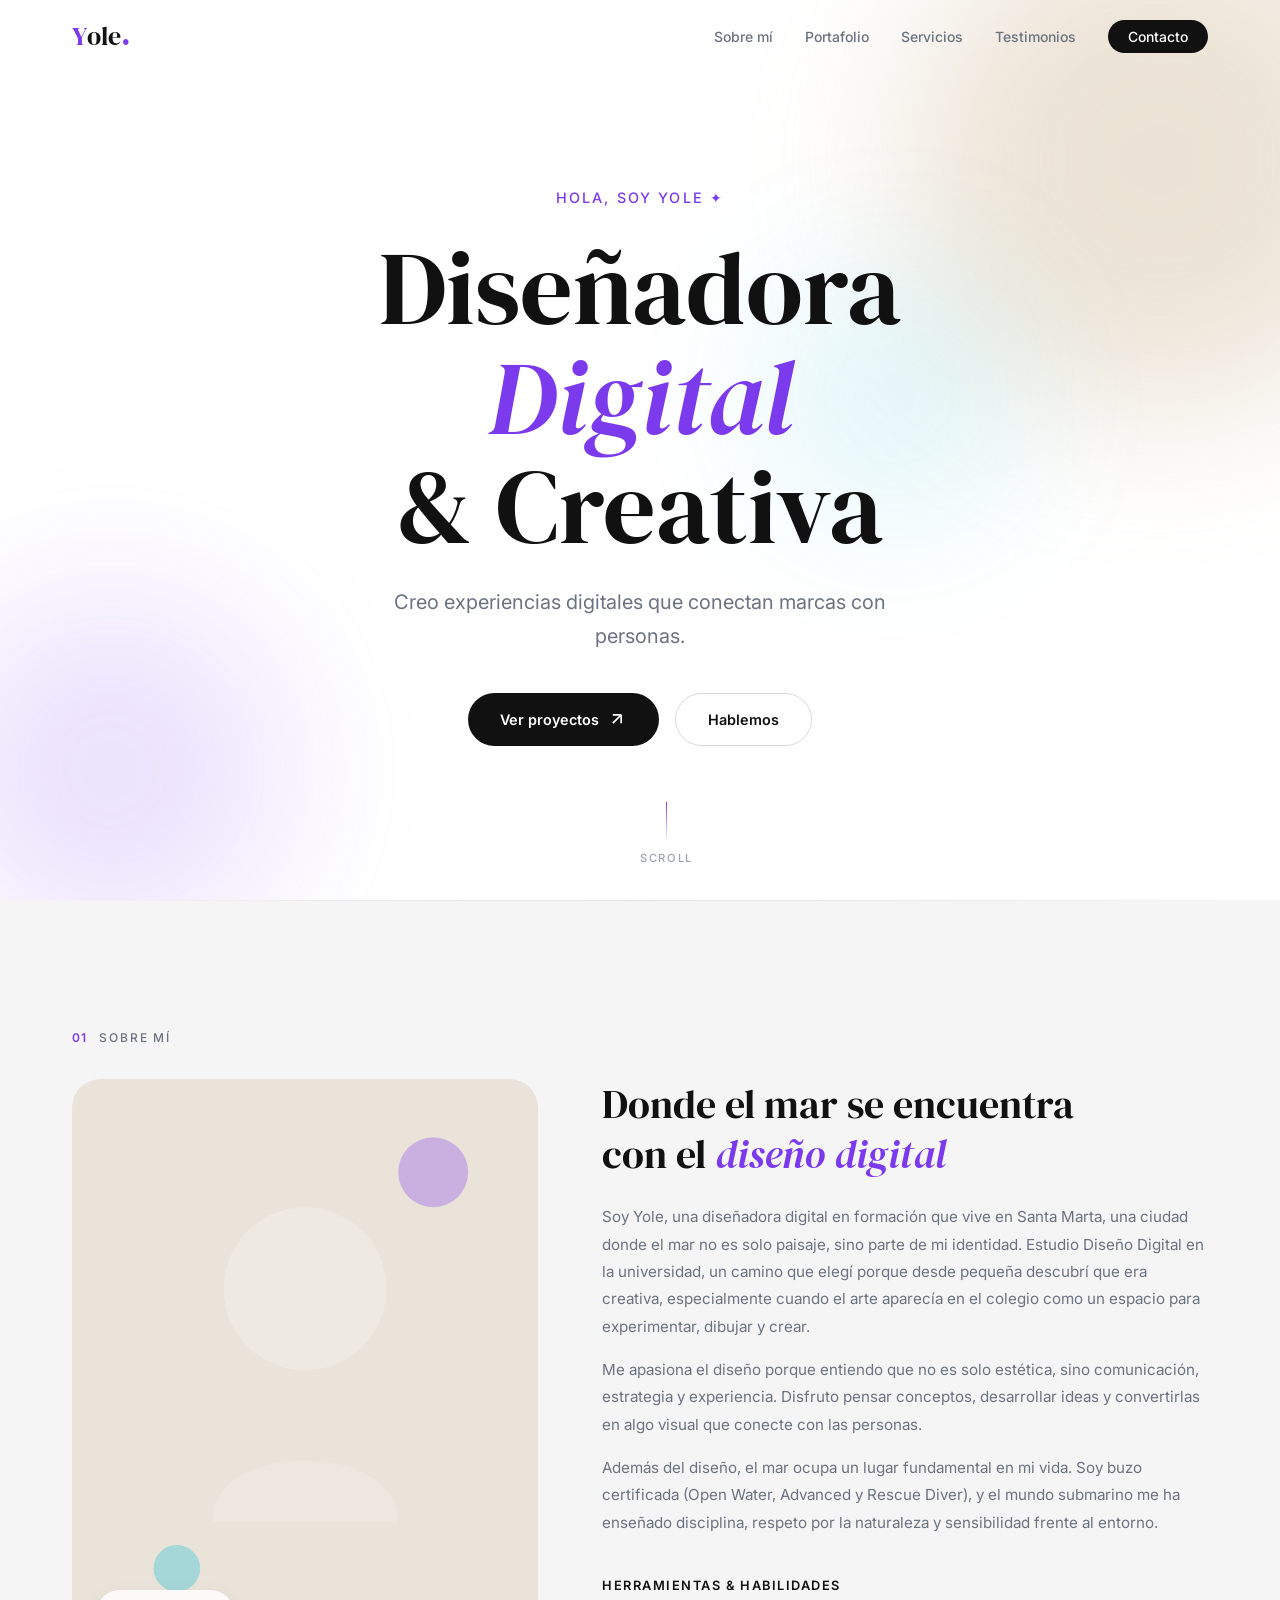
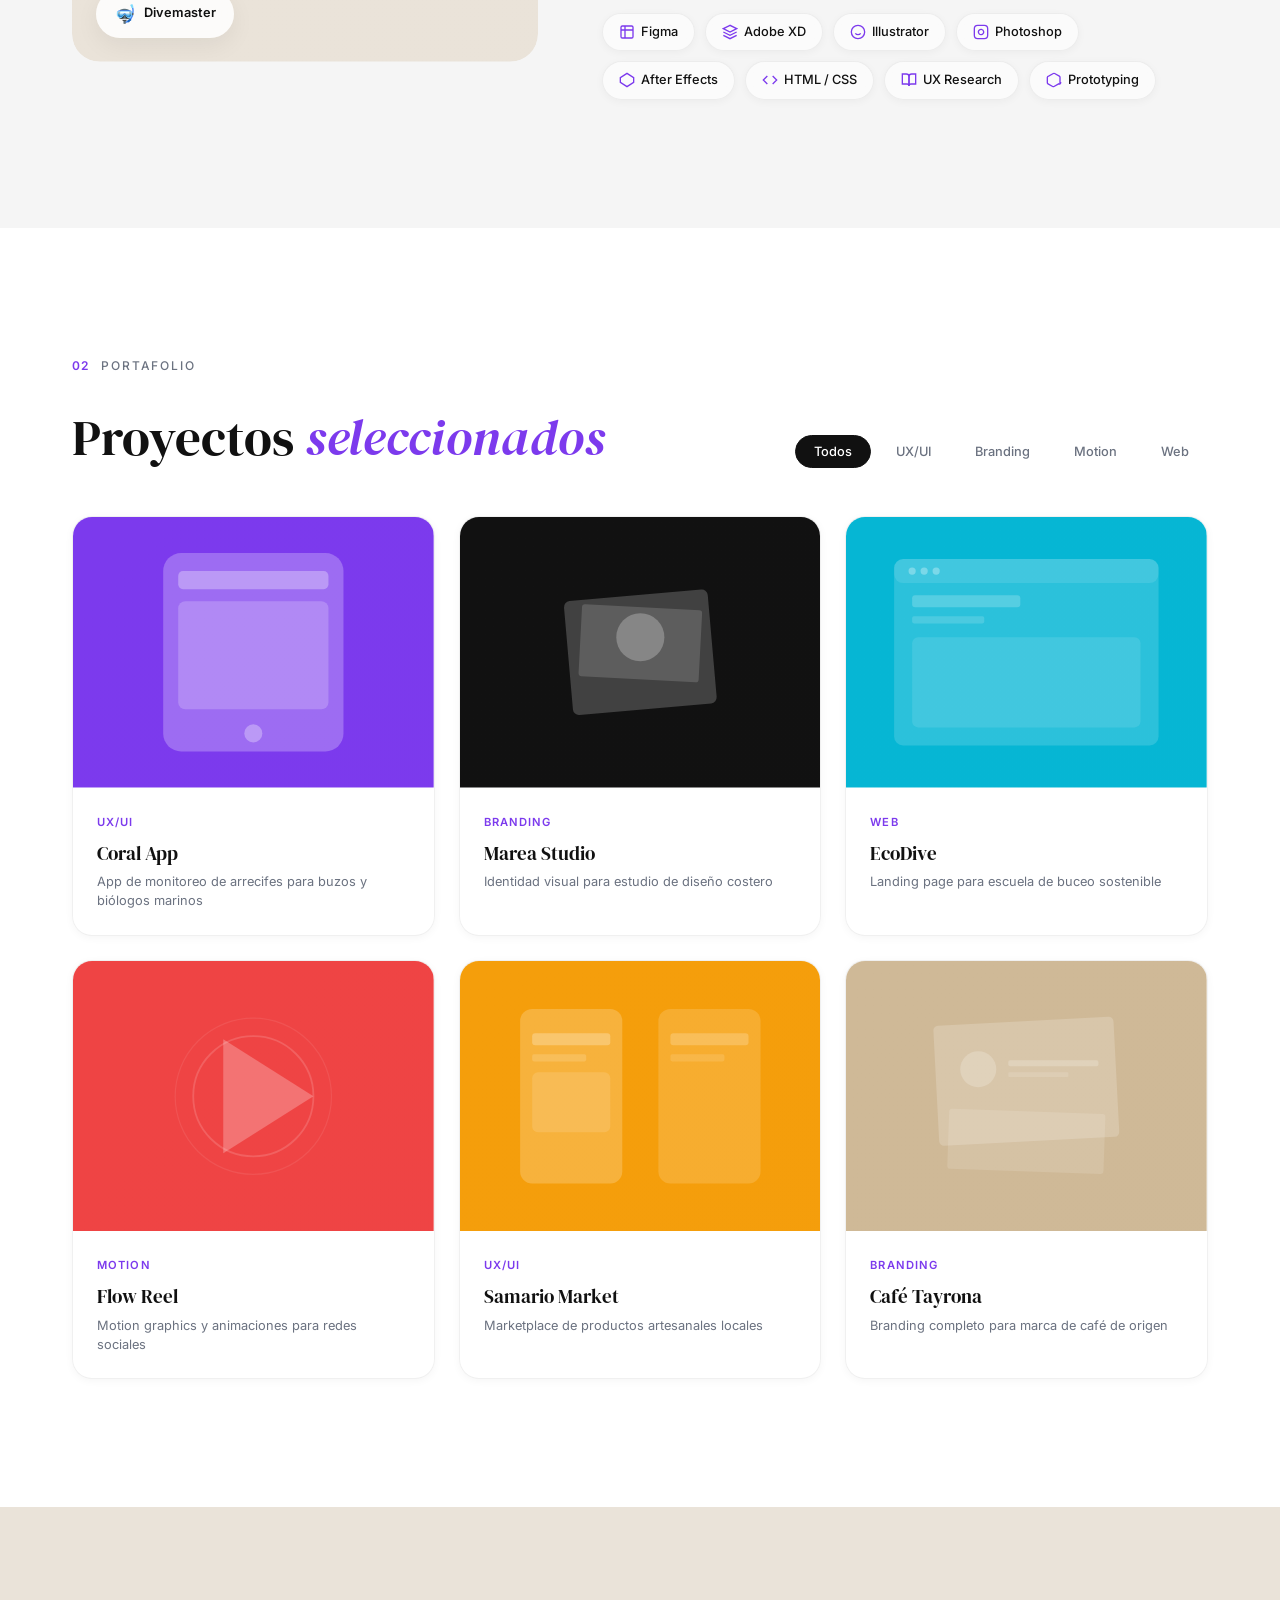
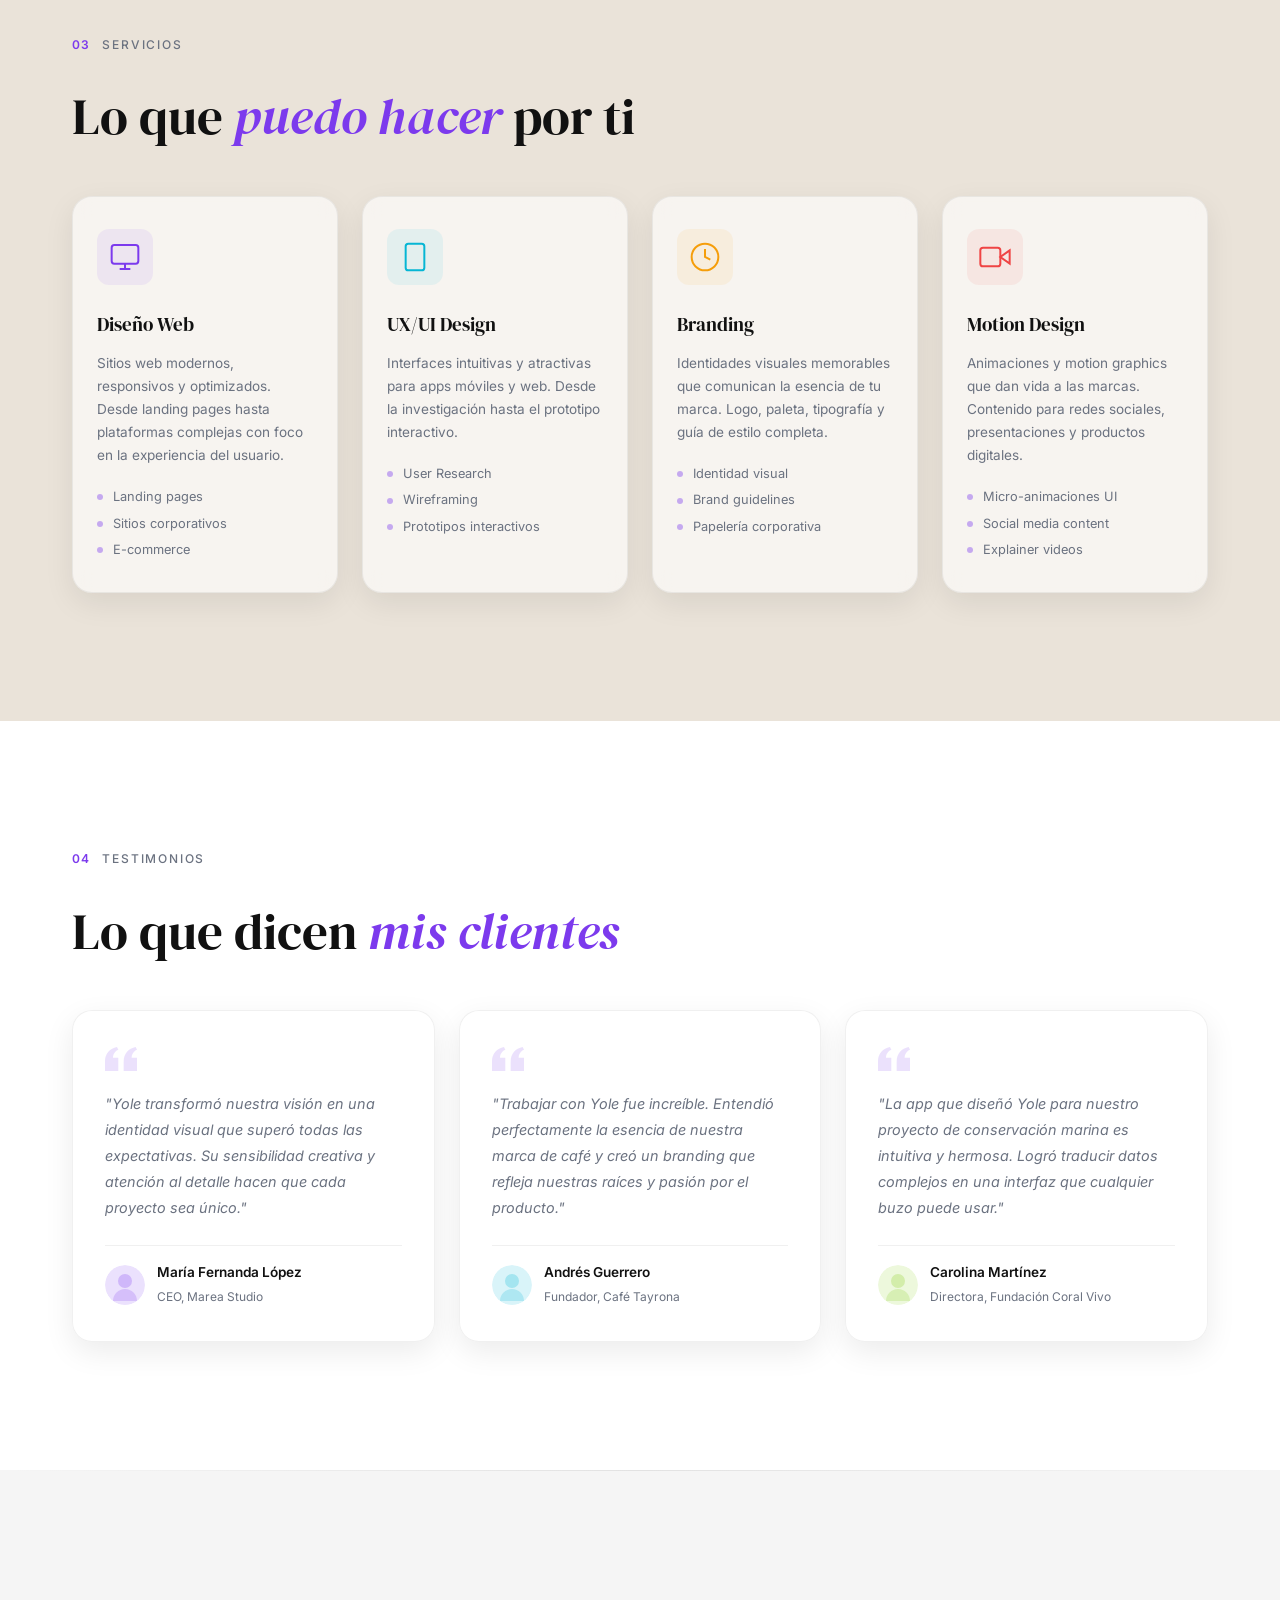
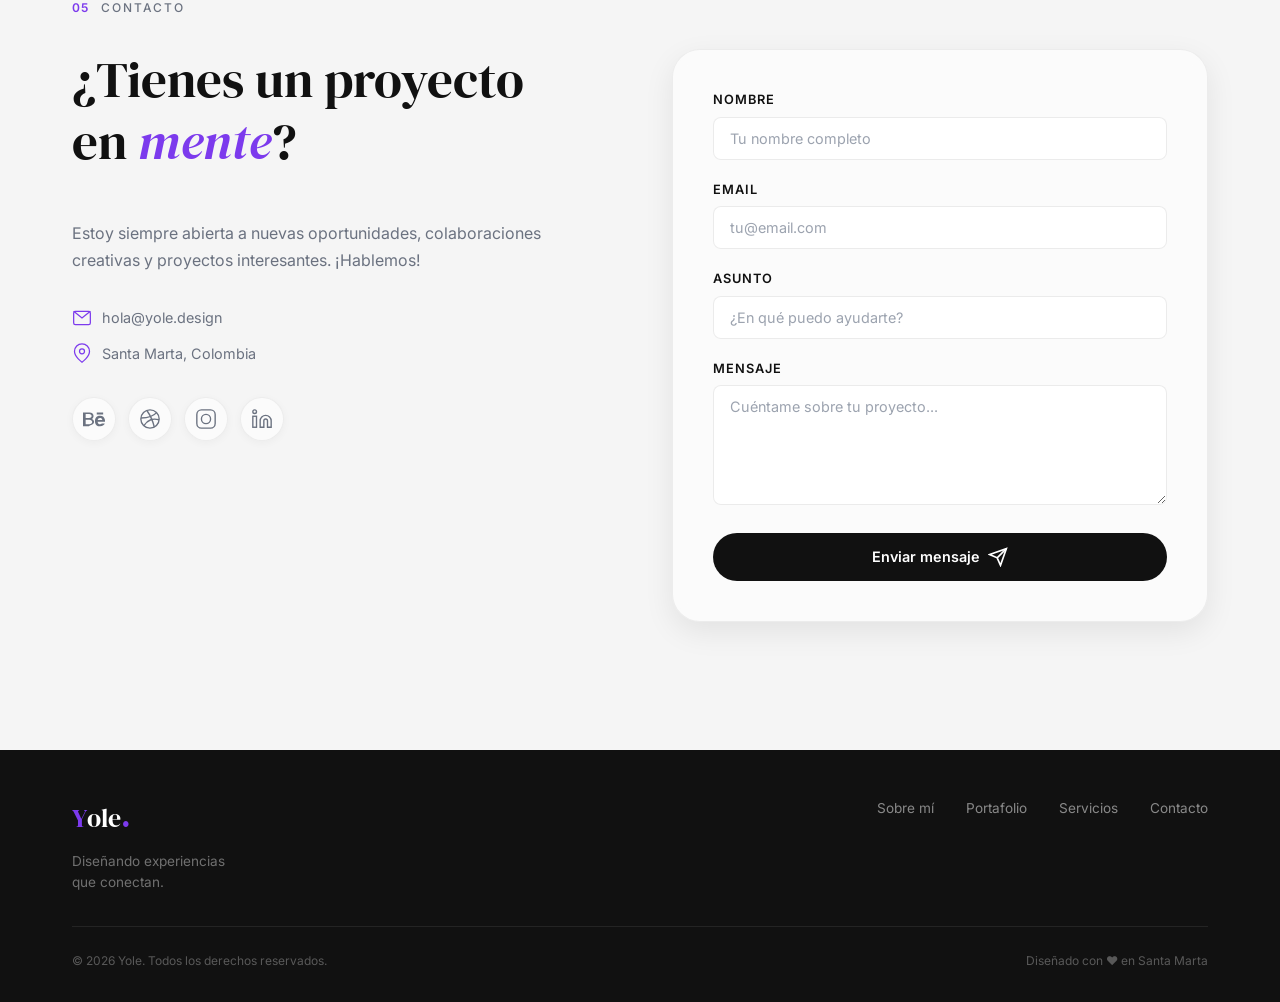
<file: portafolio 3/index.html>
<!DOCTYPE html>
<html lang="es">
<head>
  <meta charset="UTF-8" />
  <meta name="viewport" content="width=device-width, initial-scale=1.0" />
  <title>Yole — Diseñadora Digital | Portafolio</title>
  <meta name="description" content="Portafolio de Yole, diseñadora digital especializada en UX/UI, branding, diseño web y productos digitales. Basada en Santa Marta, Colombia." />
  <meta name="keywords" content="diseño digital, UX/UI, branding, diseño web, portafolio, Santa Marta" />
  <meta name="author" content="Yole" />
  <meta property="og:title" content="Yole — Diseñadora Digital" />
  <meta property="og:description" content="Portafolio de diseño digital: UX/UI, branding, web y productos digitales." />
  <meta property="og:type" content="website" />

  <!-- Google Fonts -->
  <link rel="preconnect" href="https://fonts.googleapis.com" />
  <link rel="preconnect" href="https://fonts.gstatic.com" crossorigin />
  <link href="https://fonts.googleapis.com/css2?family=DM+Serif+Display:ital@0;1&family=Inter:wght@300;400;500;600;700&display=swap" rel="stylesheet" />

  <link rel="stylesheet" href="styles.css" />
</head>
<body>

  <!-- ===== NAVBAR ===== -->
  <nav class="navbar" id="navbar">
    <div class="nav-container">
      <a href="#hero" class="nav-logo">
        <span class="logo-y">Y</span><span class="logo-rest">ole</span><span class="logo-dot">.</span>
      </a>
      <ul class="nav-links" id="navLinks">
        <li><a href="#about" class="nav-link" data-section="about">Sobre mí</a></li>
        <li><a href="#portfolio" class="nav-link" data-section="portfolio">Portafolio</a></li>
        <li><a href="#services" class="nav-link" data-section="services">Servicios</a></li>
        <li><a href="#testimonials" class="nav-link" data-section="testimonials">Testimonios</a></li>
        <li><a href="#contact" class="nav-link nav-link--cta" data-section="contact">Contacto</a></li>
      </ul>
      <button class="nav-toggle" id="navToggle" aria-label="Abrir menú">
        <span></span><span></span><span></span>
      </button>
    </div>
  </nav>

  <!-- ===== HERO ===== -->
  <section class="hero" id="hero">
    <div class="hero-bg-shapes">
      <div class="hero-shape hero-shape--1"></div>
      <div class="hero-shape hero-shape--2"></div>
      <div class="hero-shape hero-shape--3"></div>
    </div>
    <div class="hero-content">
      <p class="hero-greeting reveal-up">Hola, soy Yole ✦</p>
      <h1 class="hero-title">
        <span class="hero-line reveal-up" style="--delay: 0.1s">Diseñadora</span>
        <span class="hero-line hero-line--accent reveal-up" style="--delay: 0.25s">Digital</span>
        <span class="hero-line reveal-up" style="--delay: 0.4s">& Creativa</span>
      </h1>
      <p class="hero-tagline reveal-up" style="--delay: 0.55s">Creo experiencias digitales que conectan marcas con personas.</p>
      <div class="hero-actions reveal-up" style="--delay: 0.7s">
        <a href="#portfolio" class="btn btn--primary">
          <span>Ver proyectos</span>
          <svg width="20" height="20" viewBox="0 0 24 24" fill="none" stroke="currentColor" stroke-width="2"><path d="M7 17L17 7M17 7H7M17 7V17"/></svg>
        </a>
        <a href="#contact" class="btn btn--ghost">Hablemos</a>
      </div>
    </div>
    <div class="hero-scroll-indicator reveal-up" style="--delay: 1s">
      <div class="scroll-line"></div>
      <span>Scroll</span>
    </div>
  </section>

  <!-- ===== ABOUT ===== -->
  <section class="about" id="about">
    <div class="container">
      <div class="section-label reveal-up">
        <span class="label-number">01</span>
        <span class="label-text">Sobre mí</span>
      </div>
      <div class="about-grid">
        <div class="about-visual reveal-up">
          <div class="about-image-frame">
            <div class="about-image-placeholder">
              <!-- SVG avatar placeholder -->
              <svg viewBox="0 0 400 500" fill="none" xmlns="http://www.w3.org/2000/svg">
                <rect width="400" height="500" rx="20" fill="url(#aboutGrad)"/>
                <circle cx="200" cy="180" r="70" fill="rgba(255,255,255,0.2)"/>
                <path d="M120 380 C120 310, 280 310, 280 380" fill="rgba(255,255,255,0.15)"/>
                <circle cx="310" cy="80" r="30" fill="rgba(124,58,237,0.3)"/>
                <circle cx="90" cy="420" r="20" fill="rgba(6,182,212,0.3)"/>
                <defs>
                  <linearGradient id="aboutGrad" x1="0" y1="0" x2="400" y2="500">
                    <stop offset="0%" stop-color="#EAE3D9"/>
                    <stop offset="100%" stop-color="#CFB997"/>
                  </linearGradient>
                </defs>
              </svg>
            </div>
            <div class="about-image-badge">
              <span class="badge-icon">🤿</span>
              <span class="badge-text">Divemaster</span>
            </div>
          </div>
        </div>
        <div class="about-content">
          <h2 class="about-title reveal-up">
            Donde el mar se encuentra<br/>con el <em>diseño digital</em>
          </h2>
          <div class="about-bio reveal-up">
            <p>Soy Yole, una diseñadora digital en formación que vive en Santa Marta, una ciudad donde el mar no es solo paisaje, sino parte de mi identidad. Estudio Diseño Digital en la universidad, un camino que elegí porque desde pequeña descubrí que era creativa, especialmente cuando el arte aparecía en el colegio como un espacio para experimentar, dibujar y crear.</p>
            <p>Me apasiona el diseño porque entiendo que no es solo estética, sino comunicación, estrategia y experiencia. Disfruto pensar conceptos, desarrollar ideas y convertirlas en algo visual que conecte con las personas.</p>
            <p>Además del diseño, el mar ocupa un lugar fundamental en mi vida. Soy buzo certificada (Open Water, Advanced y Rescue Diver), y el mundo submarino me ha enseñado disciplina, respeto por la naturaleza y sensibilidad frente al entorno.</p>
          </div>
          <div class="about-skills reveal-up">
            <h3 class="skills-title">Herramientas & Habilidades</h3>
            <div class="skills-grid">
              <div class="skill-chip">
                <svg width="18" height="18" viewBox="0 0 24 24" fill="none" stroke="currentColor" stroke-width="2"><rect x="3" y="3" width="18" height="18" rx="2"/><path d="M9 3v18M3 9h18"/></svg>
                Figma
              </div>
              <div class="skill-chip">
                <svg width="18" height="18" viewBox="0 0 24 24" fill="none" stroke="currentColor" stroke-width="2"><path d="M12 2L2 7l10 5 10-5-10-5zM2 17l10 5 10-5M2 12l10 5 10-5"/></svg>
                Adobe XD
              </div>
              <div class="skill-chip">
                <svg width="18" height="18" viewBox="0 0 24 24" fill="none" stroke="currentColor" stroke-width="2"><circle cx="12" cy="12" r="10"/><path d="M8 14s1.5 2 4 2 4-2 4-2"/><line x1="9" y1="9" x2="9.01" y2="9"/><line x1="15" y1="9" x2="15.01" y2="9"/></svg>
                Illustrator
              </div>
              <div class="skill-chip">
                <svg width="18" height="18" viewBox="0 0 24 24" fill="none" stroke="currentColor" stroke-width="2"><rect x="2" y="2" width="20" height="20" rx="5"/><path d="M16 11.37A4 4 0 1112.63 8 4 4 0 0116 11.37z"/></svg>
                Photoshop
              </div>
              <div class="skill-chip">
                <svg width="18" height="18" viewBox="0 0 24 24" fill="none" stroke="currentColor" stroke-width="2"><polygon points="12 2 22 8.5 22 15.5 12 22 2 15.5 2 8.5 12 2"/></svg>
                After Effects
              </div>
              <div class="skill-chip">
                <svg width="18" height="18" viewBox="0 0 24 24" fill="none" stroke="currentColor" stroke-width="2"><polyline points="16 18 22 12 16 6"/><polyline points="8 6 2 12 8 18"/></svg>
                HTML / CSS
              </div>
              <div class="skill-chip">
                <svg width="18" height="18" viewBox="0 0 24 24" fill="none" stroke="currentColor" stroke-width="2"><path d="M2 3h6a4 4 0 014 4v14a3 3 0 00-3-3H2z"/><path d="M22 3h-6a4 4 0 00-4 4v14a3 3 0 013-3h7z"/></svg>
                UX Research
              </div>
              <div class="skill-chip">
                <svg width="18" height="18" viewBox="0 0 24 24" fill="none" stroke="currentColor" stroke-width="2"><path d="M21 16V8a2 2 0 00-1-1.73l-7-4a2 2 0 00-2 0l-7 4A2 2 0 002 8v8a2 2 0 001 1.73l7 4a2 2 0 002 0l7-4A2 2 0 0022 16z"/></svg>
                Prototyping
              </div>
            </div>
          </div>
        </div>
      </div>
    </div>
  </section>

  <!-- ===== PORTFOLIO ===== -->
  <section class="portfolio" id="portfolio">
    <div class="container">
      <div class="section-label reveal-up">
        <span class="label-number">02</span>
        <span class="label-text">Portafolio</span>
      </div>
      <div class="portfolio-header reveal-up">
        <h2 class="section-title">Proyectos <em>seleccionados</em></h2>
        <div class="portfolio-filters">
          <button class="filter-btn active" data-filter="all">Todos</button>
          <button class="filter-btn" data-filter="uxui">UX/UI</button>
          <button class="filter-btn" data-filter="branding">Branding</button>
          <button class="filter-btn" data-filter="motion">Motion</button>
          <button class="filter-btn" data-filter="web">Web</button>
        </div>
      </div>
      <div class="portfolio-grid" id="portfolioGrid">

        <!-- Project 1 -->
        <article class="project-card reveal-up" data-category="uxui">
          <div class="project-thumbnail">
            <svg viewBox="0 0 600 450" fill="none" xmlns="http://www.w3.org/2000/svg" class="project-svg">
              <rect width="600" height="450" fill="url(#p1)"/>
              <rect x="150" y="60" width="300" height="330" rx="30" fill="rgba(255,255,255,0.25)"/>
              <rect x="175" y="90" width="250" height="30" rx="8" fill="rgba(255,255,255,0.3)"/>
              <rect x="175" y="140" width="250" height="180" rx="12" fill="rgba(255,255,255,0.2)"/>
              <circle cx="300" cy="360" r="15" fill="rgba(255,255,255,0.3)"/>
              <defs><linearGradient id="p1" x1="0" y1="0" x2="600" y2="450"><stop offset="0%" stop-color="#7C3AED"/><stop offset="100%" stop-color="#06B6D4"/></linearGradient></defs>
            </svg>
            <div class="project-overlay">
              <a href="#" class="project-cta">
                <span>Ver proyecto</span>
                <svg width="20" height="20" viewBox="0 0 24 24" fill="none" stroke="currentColor" stroke-width="2"><path d="M7 17L17 7M17 7H7M17 7V17"/></svg>
              </a>
            </div>
          </div>
          <div class="project-info">
            <span class="project-category">UX/UI</span>
            <h3 class="project-title">Coral App</h3>
            <p class="project-desc">App de monitoreo de arrecifes para buzos y biólogos marinos</p>
          </div>
        </article>

        <!-- Project 2 -->
        <article class="project-card reveal-up" data-category="branding" style="--delay: 0.1s">
          <div class="project-thumbnail">
            <svg viewBox="0 0 600 450" fill="none" xmlns="http://www.w3.org/2000/svg" class="project-svg">
              <rect width="600" height="450" fill="url(#p2)"/>
              <rect x="180" y="130" width="240" height="190" rx="10" fill="rgba(255,255,255,0.2)" transform="rotate(-5 300 225)"/>
              <rect x="200" y="150" width="200" height="120" rx="5" fill="rgba(255,255,255,0.15)" transform="rotate(3 300 210)"/>
              <circle cx="300" cy="200" r="40" fill="rgba(255,255,255,0.25)"/>
              <defs><linearGradient id="p2" x1="0" y1="0" x2="600" y2="450"><stop offset="0%" stop-color="#111111"/><stop offset="100%" stop-color="#4a3a6b"/></linearGradient></defs>
            </svg>
            <div class="project-overlay">
              <a href="#" class="project-cta">
                <span>Ver proyecto</span>
                <svg width="20" height="20" viewBox="0 0 24 24" fill="none" stroke="currentColor" stroke-width="2"><path d="M7 17L17 7M17 7H7M17 7V17"/></svg>
              </a>
            </div>
          </div>
          <div class="project-info">
            <span class="project-category">Branding</span>
            <h3 class="project-title">Marea Studio</h3>
            <p class="project-desc">Identidad visual para estudio de diseño costero</p>
          </div>
        </article>

        <!-- Project 3 -->
        <article class="project-card reveal-up" data-category="web" style="--delay: 0.2s">
          <div class="project-thumbnail">
            <svg viewBox="0 0 600 450" fill="none" xmlns="http://www.w3.org/2000/svg" class="project-svg">
              <rect width="600" height="450" fill="url(#p3)"/>
              <rect x="80" y="70" width="440" height="310" rx="15" fill="rgba(255,255,255,0.15)"/>
              <rect x="80" y="70" width="440" height="40" rx="15" fill="rgba(255,255,255,0.1)"/>
              <circle cx="110" cy="90" r="6" fill="rgba(255,255,255,0.3)"/>
              <circle cx="130" cy="90" r="6" fill="rgba(255,255,255,0.3)"/>
              <circle cx="150" cy="90" r="6" fill="rgba(255,255,255,0.3)"/>
              <rect x="110" y="130" width="180" height="20" rx="5" fill="rgba(255,255,255,0.2)"/>
              <rect x="110" y="165" width="120" height="12" rx="3" fill="rgba(255,255,255,0.15)"/>
              <rect x="110" y="200" width="380" height="150" rx="10" fill="rgba(255,255,255,0.1)"/>
              <defs><linearGradient id="p3" x1="0" y1="0" x2="600" y2="450"><stop offset="0%" stop-color="#06B6D4"/><stop offset="100%" stop-color="#84CC16"/></linearGradient></defs>
            </svg>
            <div class="project-overlay">
              <a href="#" class="project-cta">
                <span>Ver proyecto</span>
                <svg width="20" height="20" viewBox="0 0 24 24" fill="none" stroke="currentColor" stroke-width="2"><path d="M7 17L17 7M17 7H7M17 7V17"/></svg>
              </a>
            </div>
          </div>
          <div class="project-info">
            <span class="project-category">Web</span>
            <h3 class="project-title">EcoDive</h3>
            <p class="project-desc">Landing page para escuela de buceo sostenible</p>
          </div>
        </article>

        <!-- Project 4 -->
        <article class="project-card reveal-up" data-category="motion">
          <div class="project-thumbnail">
            <svg viewBox="0 0 600 450" fill="none" xmlns="http://www.w3.org/2000/svg" class="project-svg">
              <rect width="600" height="450" fill="url(#p4)"/>
              <polygon points="250,130 250,320 400,225" fill="rgba(255,255,255,0.25)"/>
              <circle cx="300" cy="225" r="100" stroke="rgba(255,255,255,0.15)" stroke-width="3" fill="none"/>
              <circle cx="300" cy="225" r="130" stroke="rgba(255,255,255,0.08)" stroke-width="2" fill="none"/>
              <defs><linearGradient id="p4" x1="0" y1="0" x2="600" y2="450"><stop offset="0%" stop-color="#EF4444"/><stop offset="100%" stop-color="#7C3AED"/></linearGradient></defs>
            </svg>
            <div class="project-overlay">
              <a href="#" class="project-cta">
                <span>Ver proyecto</span>
                <svg width="20" height="20" viewBox="0 0 24 24" fill="none" stroke="currentColor" stroke-width="2"><path d="M7 17L17 7M17 7H7M17 7V17"/></svg>
              </a>
            </div>
          </div>
          <div class="project-info">
            <span class="project-category">Motion</span>
            <h3 class="project-title">Flow Reel</h3>
            <p class="project-desc">Motion graphics y animaciones para redes sociales</p>
          </div>
        </article>

        <!-- Project 5 -->
        <article class="project-card reveal-up" data-category="uxui" style="--delay: 0.1s">
          <div class="project-thumbnail">
            <svg viewBox="0 0 600 450" fill="none" xmlns="http://www.w3.org/2000/svg" class="project-svg">
              <rect width="600" height="450" fill="url(#p5)"/>
              <rect x="100" y="80" width="170" height="290" rx="20" fill="rgba(255,255,255,0.2)"/>
              <rect x="330" y="80" width="170" height="290" rx="20" fill="rgba(255,255,255,0.15)"/>
              <rect x="120" y="120" width="130" height="20" rx="5" fill="rgba(255,255,255,0.25)"/>
              <rect x="120" y="155" width="90" height="12" rx="3" fill="rgba(255,255,255,0.15)"/>
              <rect x="120" y="185" width="130" height="100" rx="10" fill="rgba(255,255,255,0.12)"/>
              <rect x="350" y="120" width="130" height="20" rx="5" fill="rgba(255,255,255,0.2)"/>
              <rect x="350" y="155" width="90" height="12" rx="3" fill="rgba(255,255,255,0.12)"/>
              <defs><linearGradient id="p5" x1="0" y1="0" x2="600" y2="450"><stop offset="0%" stop-color="#F59E0B"/><stop offset="100%" stop-color="#7C3AED"/></linearGradient></defs>
            </svg>
            <div class="project-overlay">
              <a href="#" class="project-cta">
                <span>Ver proyecto</span>
                <svg width="20" height="20" viewBox="0 0 24 24" fill="none" stroke="currentColor" stroke-width="2"><path d="M7 17L17 7M17 7H7M17 7V17"/></svg>
              </a>
            </div>
          </div>
          <div class="project-info">
            <span class="project-category">UX/UI</span>
            <h3 class="project-title">Samario Market</h3>
            <p class="project-desc">Marketplace de productos artesanales locales</p>
          </div>
        </article>

        <!-- Project 6 -->
        <article class="project-card reveal-up" data-category="branding" style="--delay: 0.2s">
          <div class="project-thumbnail">
            <svg viewBox="0 0 600 450" fill="none" xmlns="http://www.w3.org/2000/svg" class="project-svg">
              <rect width="600" height="450" fill="url(#p6)"/>
              <rect x="150" y="100" width="300" height="200" rx="8" fill="rgba(255,255,255,0.18)" transform="rotate(-3 300 200)"/>
              <rect x="170" y="250" width="260" height="100" rx="5" fill="rgba(255,255,255,0.12)" transform="rotate(2 300 300)"/>
              <circle cx="220" cy="180" r="30" fill="rgba(255,255,255,0.2)"/>
              <rect x="270" y="165" width="150" height="10" rx="3" fill="rgba(255,255,255,0.2)"/>
              <rect x="270" y="185" width="100" height="8" rx="2" fill="rgba(255,255,255,0.12)"/>
              <defs><linearGradient id="p6" x1="0" y1="0" x2="600" y2="450"><stop offset="0%" stop-color="#CFB997"/><stop offset="100%" stop-color="#8B6F47"/></linearGradient></defs>
            </svg>
            <div class="project-overlay">
              <a href="#" class="project-cta">
                <span>Ver proyecto</span>
                <svg width="20" height="20" viewBox="0 0 24 24" fill="none" stroke="currentColor" stroke-width="2"><path d="M7 17L17 7M17 7H7M17 7V17"/></svg>
              </a>
            </div>
          </div>
          <div class="project-info">
            <span class="project-category">Branding</span>
            <h3 class="project-title">Café Tayrona</h3>
            <p class="project-desc">Branding completo para marca de café de origen</p>
          </div>
        </article>

      </div>
    </div>
  </section>

  <!-- ===== SERVICES ===== -->
  <section class="services" id="services">
    <div class="container">
      <div class="section-label reveal-up">
        <span class="label-number">03</span>
        <span class="label-text">Servicios</span>
      </div>
      <h2 class="section-title reveal-up">Lo que <em>puedo hacer</em> por ti</h2>
      <div class="services-grid">

        <div class="service-card reveal-up">
          <div class="service-icon">
            <svg width="32" height="32" viewBox="0 0 24 24" fill="none" stroke="currentColor" stroke-width="1.5">
              <rect x="2" y="3" width="20" height="14" rx="2"/>
              <path d="M8 21h8M12 17v4"/>
            </svg>
          </div>
          <h3 class="service-title">Diseño Web</h3>
          <p class="service-desc">Sitios web modernos, responsivos y optimizados. Desde landing pages hasta plataformas complejas con foco en la experiencia del usuario.</p>
          <ul class="service-list">
            <li>Landing pages</li>
            <li>Sitios corporativos</li>
            <li>E-commerce</li>
          </ul>
        </div>

        <div class="service-card reveal-up" style="--delay: 0.1s">
          <div class="service-icon service-icon--accent2">
            <svg width="32" height="32" viewBox="0 0 24 24" fill="none" stroke="currentColor" stroke-width="1.5">
              <rect x="5" y="2" width="14" height="20" rx="2"/>
              <line x1="12" y1="18" x2="12.01" y2="18"/>
            </svg>
          </div>
          <h3 class="service-title">UX/UI Design</h3>
          <p class="service-desc">Interfaces intuitivas y atractivas para apps móviles y web. Desde la investigación hasta el prototipo interactivo.</p>
          <ul class="service-list">
            <li>User Research</li>
            <li>Wireframing</li>
            <li>Prototipos interactivos</li>
          </ul>
        </div>

        <div class="service-card reveal-up" style="--delay: 0.2s">
          <div class="service-icon service-icon--accent3">
            <svg width="32" height="32" viewBox="0 0 24 24" fill="none" stroke="currentColor" stroke-width="1.5">
              <circle cx="12" cy="12" r="10"/>
              <path d="M12 6v6l4 2"/>
            </svg>
          </div>
          <h3 class="service-title">Branding</h3>
          <p class="service-desc">Identidades visuales memorables que comunican la esencia de tu marca. Logo, paleta, tipografía y guía de estilo completa.</p>
          <ul class="service-list">
            <li>Identidad visual</li>
            <li>Brand guidelines</li>
            <li>Papelería corporativa</li>
          </ul>
        </div>

        <div class="service-card reveal-up" style="--delay: 0.3s">
          <div class="service-icon service-icon--accent4">
            <svg width="32" height="32" viewBox="0 0 24 24" fill="none" stroke="currentColor" stroke-width="1.5">
              <polygon points="23 7 16 12 23 17 23 7"/>
              <rect x="1" y="5" width="15" height="14" rx="2"/>
            </svg>
          </div>
          <h3 class="service-title">Motion Design</h3>
          <p class="service-desc">Animaciones y motion graphics que dan vida a las marcas. Contenido para redes sociales, presentaciones y productos digitales.</p>
          <ul class="service-list">
            <li>Micro-animaciones UI</li>
            <li>Social media content</li>
            <li>Explainer videos</li>
          </ul>
        </div>

      </div>
    </div>
  </section>

  <!-- ===== TESTIMONIALS ===== -->
  <section class="testimonials" id="testimonials">
    <div class="container">
      <div class="section-label reveal-up">
        <span class="label-number">04</span>
        <span class="label-text">Testimonios</span>
      </div>
      <h2 class="section-title reveal-up">Lo que dicen <em>mis clientes</em></h2>
      <div class="testimonials-grid">

        <div class="testimonial-card reveal-up">
          <div class="testimonial-quote">
            <svg width="32" height="32" viewBox="0 0 24 24" fill="currentColor" opacity="0.15"><path d="M14.017 21v-7.391c0-5.704 3.731-9.57 8.983-10.609l.995 2.151c-2.432.917-3.995 3.638-3.995 5.849h4v10h-9.983zm-14.017 0v-7.391c0-5.704 3.748-9.57 9-10.609l.996 2.151c-2.433.917-3.996 3.638-3.996 5.849h3.983v10h-9.983z"/></svg>
          </div>
          <p class="testimonial-text">"Yole transformó nuestra visión en una identidad visual que superó todas las expectativas. Su sensibilidad creativa y atención al detalle hacen que cada proyecto sea único."</p>
          <div class="testimonial-author">
            <div class="author-avatar">
              <svg viewBox="0 0 40 40" fill="none"><circle cx="20" cy="20" r="20" fill="#7C3AED" opacity="0.15"/><circle cx="20" cy="16" r="7" fill="#7C3AED" opacity="0.25"/><path d="M8 36c0-6.627 5.373-12 12-12s12 5.373 12 12" fill="#7C3AED" opacity="0.2"/></svg>
            </div>
            <div class="author-info">
              <span class="author-name">María Fernanda López</span>
              <span class="author-role">CEO, Marea Studio</span>
            </div>
          </div>
        </div>

        <div class="testimonial-card reveal-up" style="--delay: 0.1s">
          <div class="testimonial-quote">
            <svg width="32" height="32" viewBox="0 0 24 24" fill="currentColor" opacity="0.15"><path d="M14.017 21v-7.391c0-5.704 3.731-9.57 8.983-10.609l.995 2.151c-2.432.917-3.995 3.638-3.995 5.849h4v10h-9.983zm-14.017 0v-7.391c0-5.704 3.748-9.57 9-10.609l.996 2.151c-2.433.917-3.996 3.638-3.996 5.849h3.983v10h-9.983z"/></svg>
          </div>
          <p class="testimonial-text">"Trabajar con Yole fue increíble. Entendió perfectamente la esencia de nuestra marca de café y creó un branding que refleja nuestras raíces y pasión por el producto."</p>
          <div class="testimonial-author">
            <div class="author-avatar">
              <svg viewBox="0 0 40 40" fill="none"><circle cx="20" cy="20" r="20" fill="#06B6D4" opacity="0.15"/><circle cx="20" cy="16" r="7" fill="#06B6D4" opacity="0.25"/><path d="M8 36c0-6.627 5.373-12 12-12s12 5.373 12 12" fill="#06B6D4" opacity="0.2"/></svg>
            </div>
            <div class="author-info">
              <span class="author-name">Andrés Guerrero</span>
              <span class="author-role">Fundador, Café Tayrona</span>
            </div>
          </div>
        </div>

        <div class="testimonial-card reveal-up" style="--delay: 0.2s">
          <div class="testimonial-quote">
            <svg width="32" height="32" viewBox="0 0 24 24" fill="currentColor" opacity="0.15"><path d="M14.017 21v-7.391c0-5.704 3.731-9.57 8.983-10.609l.995 2.151c-2.432.917-3.995 3.638-3.995 5.849h4v10h-9.983zm-14.017 0v-7.391c0-5.704 3.748-9.57 9-10.609l.996 2.151c-2.433.917-3.996 3.638-3.996 5.849h3.983v10h-9.983z"/></svg>
          </div>
          <p class="testimonial-text">"La app que diseñó Yole para nuestro proyecto de conservación marina es intuitiva y hermosa. Logró traducir datos complejos en una interfaz que cualquier buzo puede usar."</p>
          <div class="testimonial-author">
            <div class="author-avatar">
              <svg viewBox="0 0 40 40" fill="none"><circle cx="20" cy="20" r="20" fill="#84CC16" opacity="0.15"/><circle cx="20" cy="16" r="7" fill="#84CC16" opacity="0.25"/><path d="M8 36c0-6.627 5.373-12 12-12s12 5.373 12 12" fill="#84CC16" opacity="0.2"/></svg>
            </div>
            <div class="author-info">
              <span class="author-name">Carolina Martínez</span>
              <span class="author-role">Directora, Fundación Coral Vivo</span>
            </div>
          </div>
        </div>

      </div>
    </div>
  </section>

  <!-- ===== CONTACT ===== -->
  <section class="contact" id="contact">
    <div class="container">
      <div class="section-label reveal-up">
        <span class="label-number">05</span>
        <span class="label-text">Contacto</span>
      </div>
      <div class="contact-grid">
        <div class="contact-info reveal-up">
          <h2 class="section-title">¿Tienes un proyecto<br/>en <em>mente</em>?</h2>
          <p class="contact-desc">Estoy siempre abierta a nuevas oportunidades, colaboraciones creativas y proyectos interesantes. ¡Hablemos!</p>
          <div class="contact-details">
            <a href="mailto:hola@yole.design" class="contact-link">
              <svg width="20" height="20" viewBox="0 0 24 24" fill="none" stroke="currentColor" stroke-width="1.5"><rect x="2" y="4" width="20" height="16" rx="2"/><path d="M22 4l-10 8L2 4"/></svg>
              hola@yole.design
            </a>
            <a href="#" class="contact-link">
              <svg width="20" height="20" viewBox="0 0 24 24" fill="none" stroke="currentColor" stroke-width="1.5"><path d="M21 10c0 7-9 13-9 13s-9-6-9-13a9 9 0 0118 0z"/><circle cx="12" cy="10" r="3"/></svg>
              Santa Marta, Colombia
            </a>
          </div>
          <div class="social-links">
            <!-- Behance -->
            <a href="#" class="social-link" aria-label="Behance">
              <svg width="22" height="22" viewBox="0 0 24 24" fill="currentColor"><path d="M22 7h-7V5h7v2zm1.726 10c-.442 1.297-2.029 3-5.101 3-3.074 0-5.564-1.729-5.564-5.675 0-3.91 2.325-5.92 5.466-5.92 3.082 0 4.964 1.782 5.375 4.426.078.506.109 1.188.095 2.14H15.97c.13 3.211 3.483 3.312 4.588 2.029h3.168zm-7.686-4h4.965c-.105-1.547-1.136-2.219-2.477-2.219-1.466 0-2.277.768-2.488 2.219zm-9.574 6.988H0V5.021h6.953c5.476.081 5.58 5.444 2.72 6.906 3.461 1.26 3.577 6.053-2.207 7.061zM2.914 11.01h3.7c3.752 0 3.631-4.463.143-4.463H2.914v4.463zm0 6.777h4.011c4.24 0 4.109-5.055-.143-5.055H2.914v5.055z"/></svg>
            </a>
            <!-- Dribbble -->
            <a href="#" class="social-link" aria-label="Dribbble">
              <svg width="22" height="22" viewBox="0 0 24 24" fill="none" stroke="currentColor" stroke-width="1.5"><circle cx="12" cy="12" r="10"/><path d="M8.56 2.75c4.37 6.03 6.02 9.42 8.03 17.72m2.54-15.38c-3.72 4.35-8.94 5.66-16.88 5.85m19.5 1.9c-3.5-.93-6.63-.82-8.94 0-2.58.92-5.01 2.86-7.44 6.32"/></svg>
            </a>
            <!-- Instagram -->
            <a href="#" class="social-link" aria-label="Instagram">
              <svg width="22" height="22" viewBox="0 0 24 24" fill="none" stroke="currentColor" stroke-width="1.5"><rect x="2" y="2" width="20" height="20" rx="5"/><circle cx="12" cy="12" r="5"/><line x1="17.5" y1="6.5" x2="17.51" y2="6.5"/></svg>
            </a>
            <!-- LinkedIn -->
            <a href="#" class="social-link" aria-label="LinkedIn">
              <svg width="22" height="22" viewBox="0 0 24 24" fill="none" stroke="currentColor" stroke-width="1.5"><path d="M16 8a6 6 0 016 6v7h-4v-7a2 2 0 00-2-2 2 2 0 00-2 2v7h-4v-7a6 6 0 016-6z"/><rect x="2" y="9" width="4" height="12"/><circle cx="4" cy="4" r="2"/></svg>
            </a>
          </div>
        </div>
        <form class="contact-form reveal-up" id="contactForm" style="--delay: 0.15s">
          <div class="form-group">
            <label for="formName" class="form-label">Nombre</label>
            <input type="text" id="formName" class="form-input" placeholder="Tu nombre completo" required />
          </div>
          <div class="form-group">
            <label for="formEmail" class="form-label">Email</label>
            <input type="email" id="formEmail" class="form-input" placeholder="tu@email.com" required />
          </div>
          <div class="form-group">
            <label for="formSubject" class="form-label">Asunto</label>
            <input type="text" id="formSubject" class="form-input" placeholder="¿En qué puedo ayudarte?" />
          </div>
          <div class="form-group">
            <label for="formMessage" class="form-label">Mensaje</label>
            <textarea id="formMessage" class="form-input form-textarea" placeholder="Cuéntame sobre tu proyecto..." rows="5" required></textarea>
          </div>
          <button type="submit" class="btn btn--primary btn--full">
            <span>Enviar mensaje</span>
            <svg width="20" height="20" viewBox="0 0 24 24" fill="none" stroke="currentColor" stroke-width="2"><line x1="22" y1="2" x2="11" y2="13"/><polygon points="22 2 15 22 11 13 2 9 22 2"/></svg>
          </button>
        </form>
      </div>
    </div>
  </section>

  <!-- ===== FOOTER ===== -->
  <footer class="footer">
    <div class="container">
      <div class="footer-content">
        <div class="footer-brand">
          <a href="#hero" class="nav-logo">
            <span class="logo-y">Y</span><span class="logo-rest">ole</span><span class="logo-dot">.</span>
          </a>
          <p class="footer-tagline">Diseñando experiencias<br/>que conectan.</p>
        </div>
        <div class="footer-nav">
          <a href="#about">Sobre mí</a>
          <a href="#portfolio">Portafolio</a>
          <a href="#services">Servicios</a>
          <a href="#contact">Contacto</a>
        </div>
      </div>
      <div class="footer-bottom">
        <p>&copy; 2026 Yole. Todos los derechos reservados.</p>
        <p>Diseñado con ♥ en Santa Marta</p>
      </div>
    </div>
  </footer>

  <script src="script.js"></script>
</body>
</html>
</file>
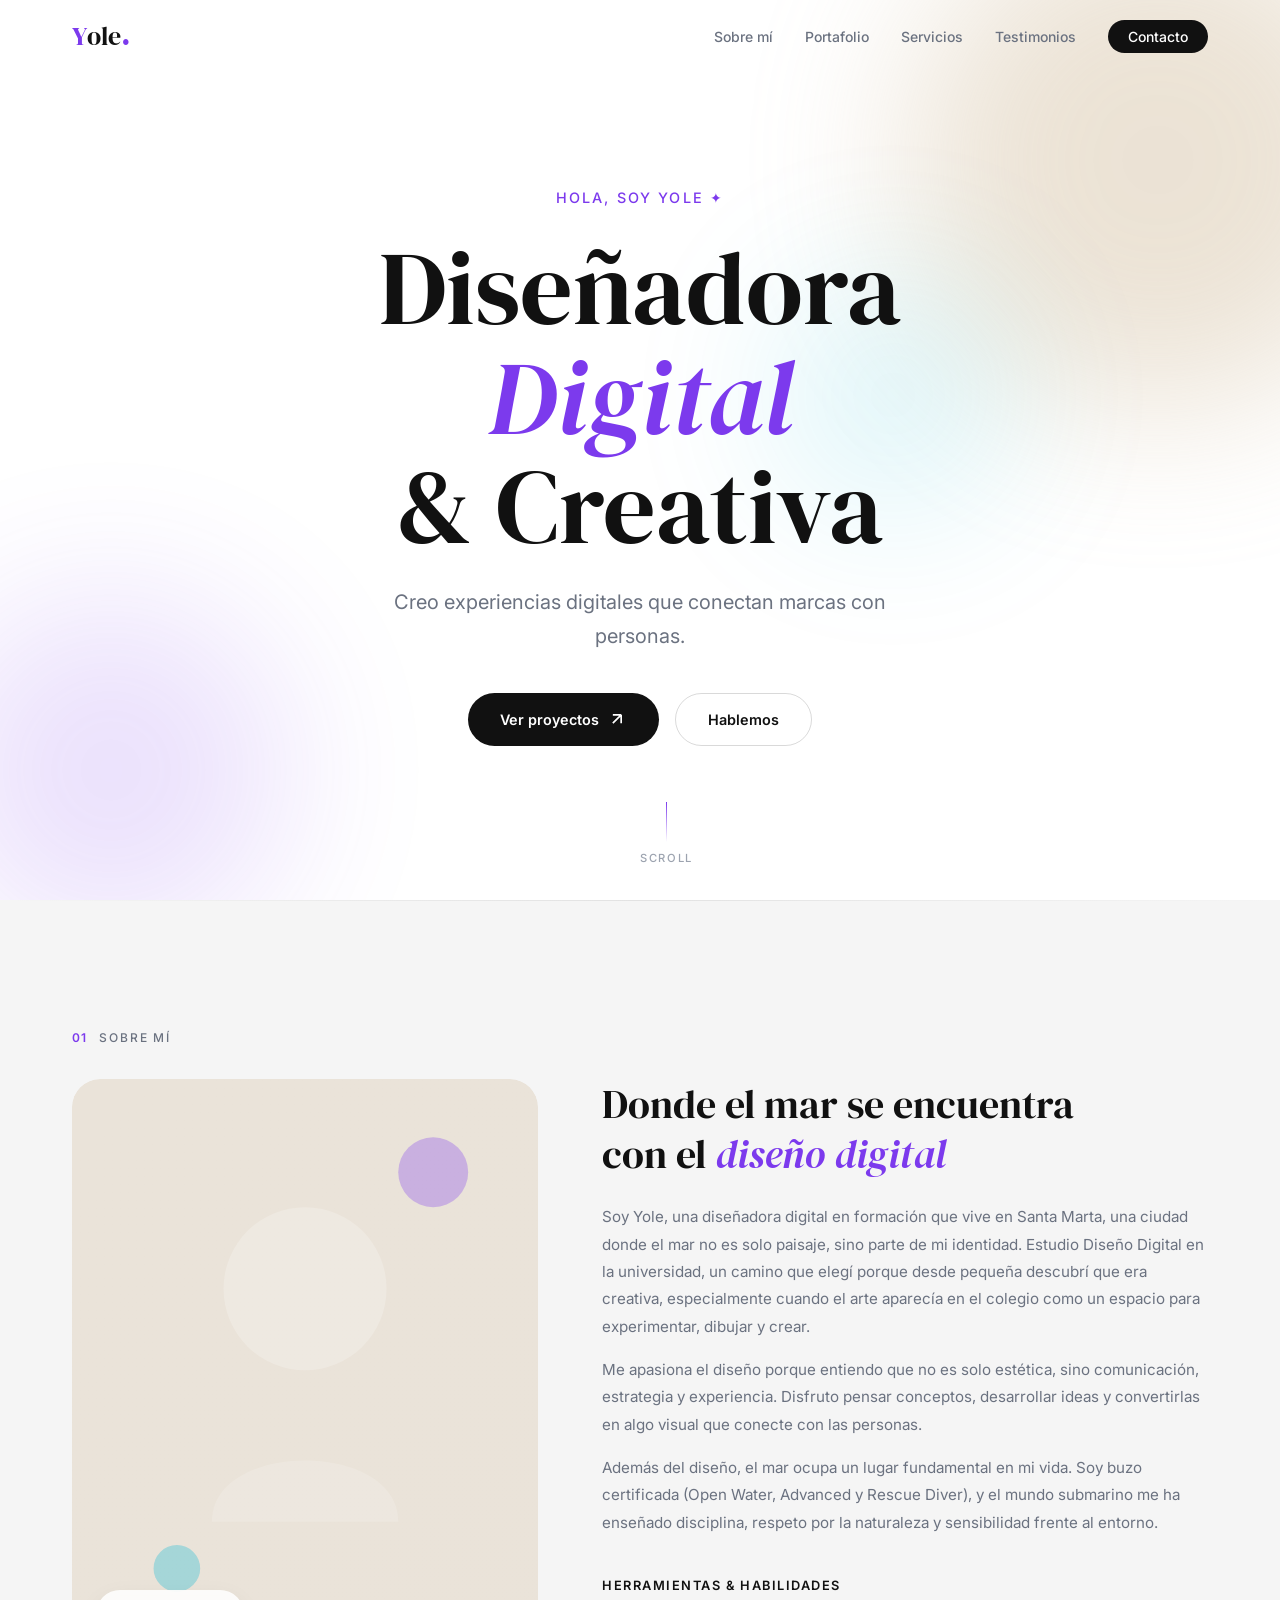
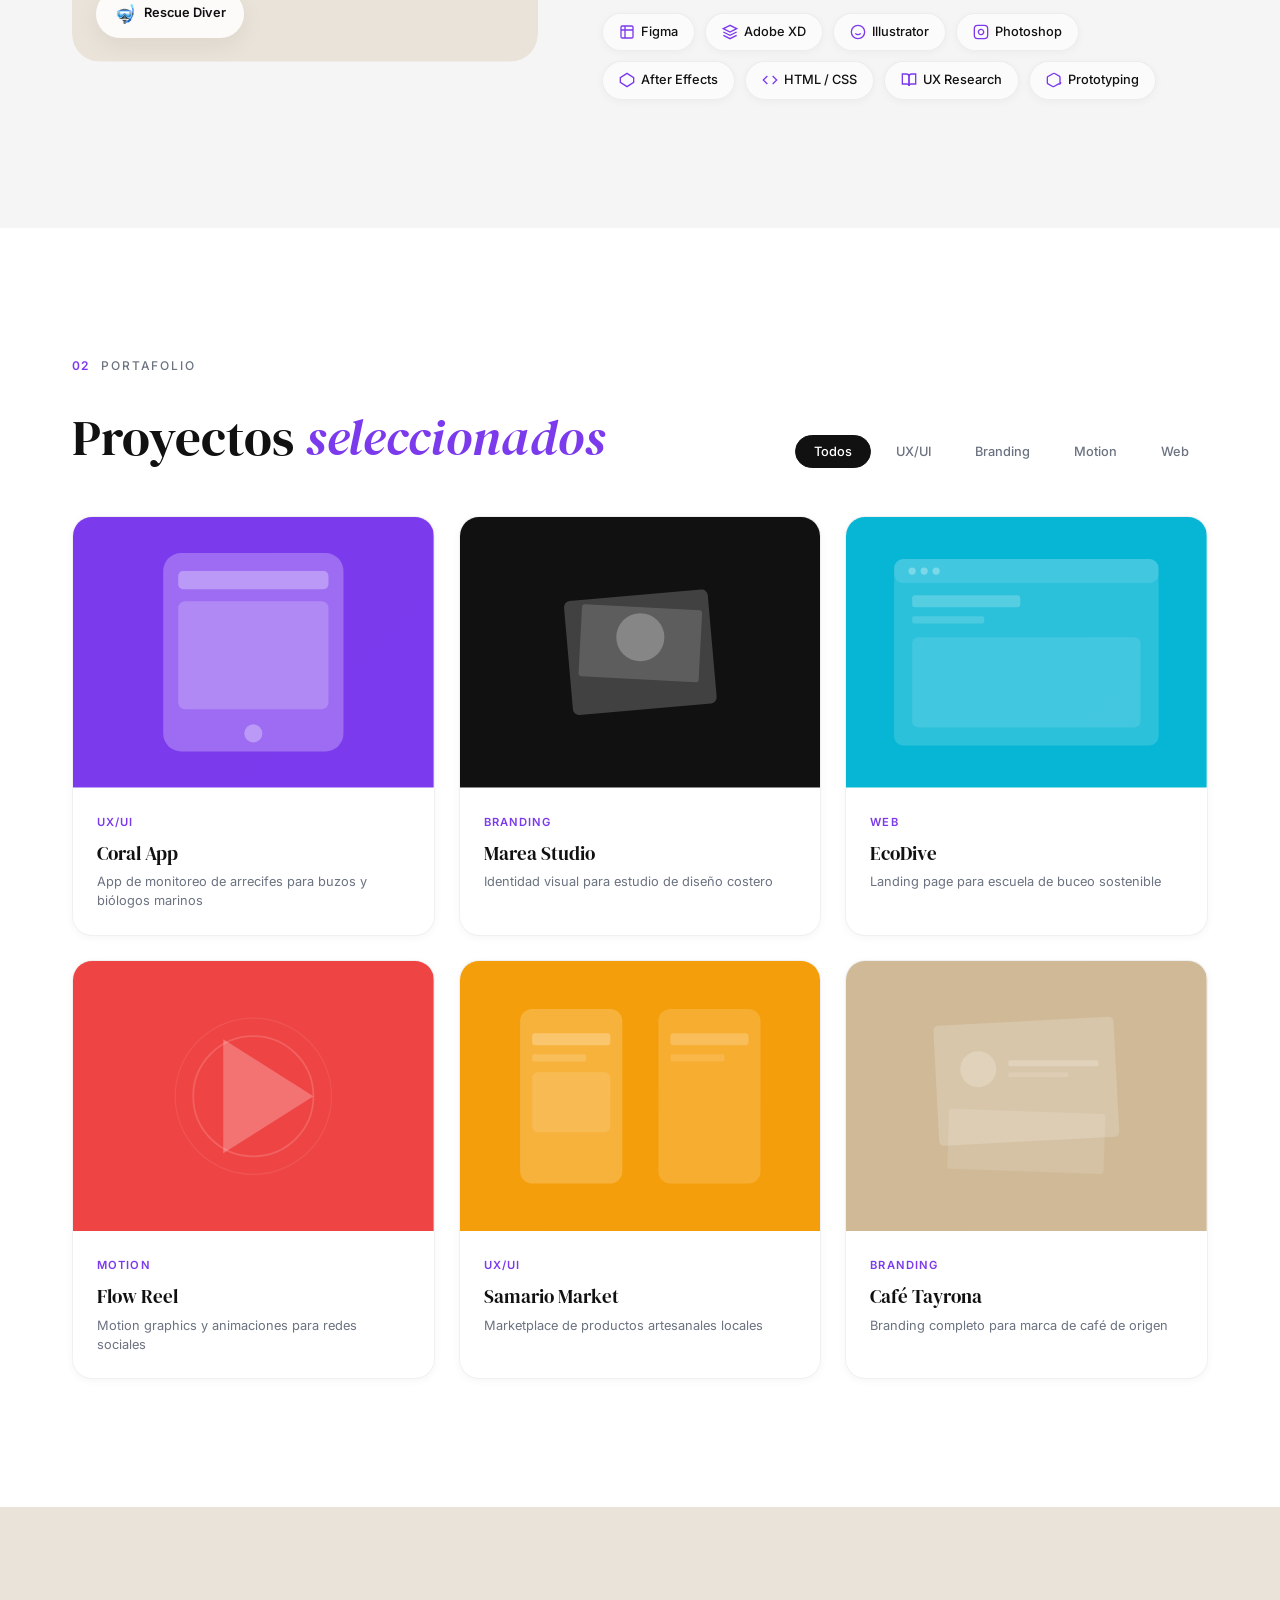
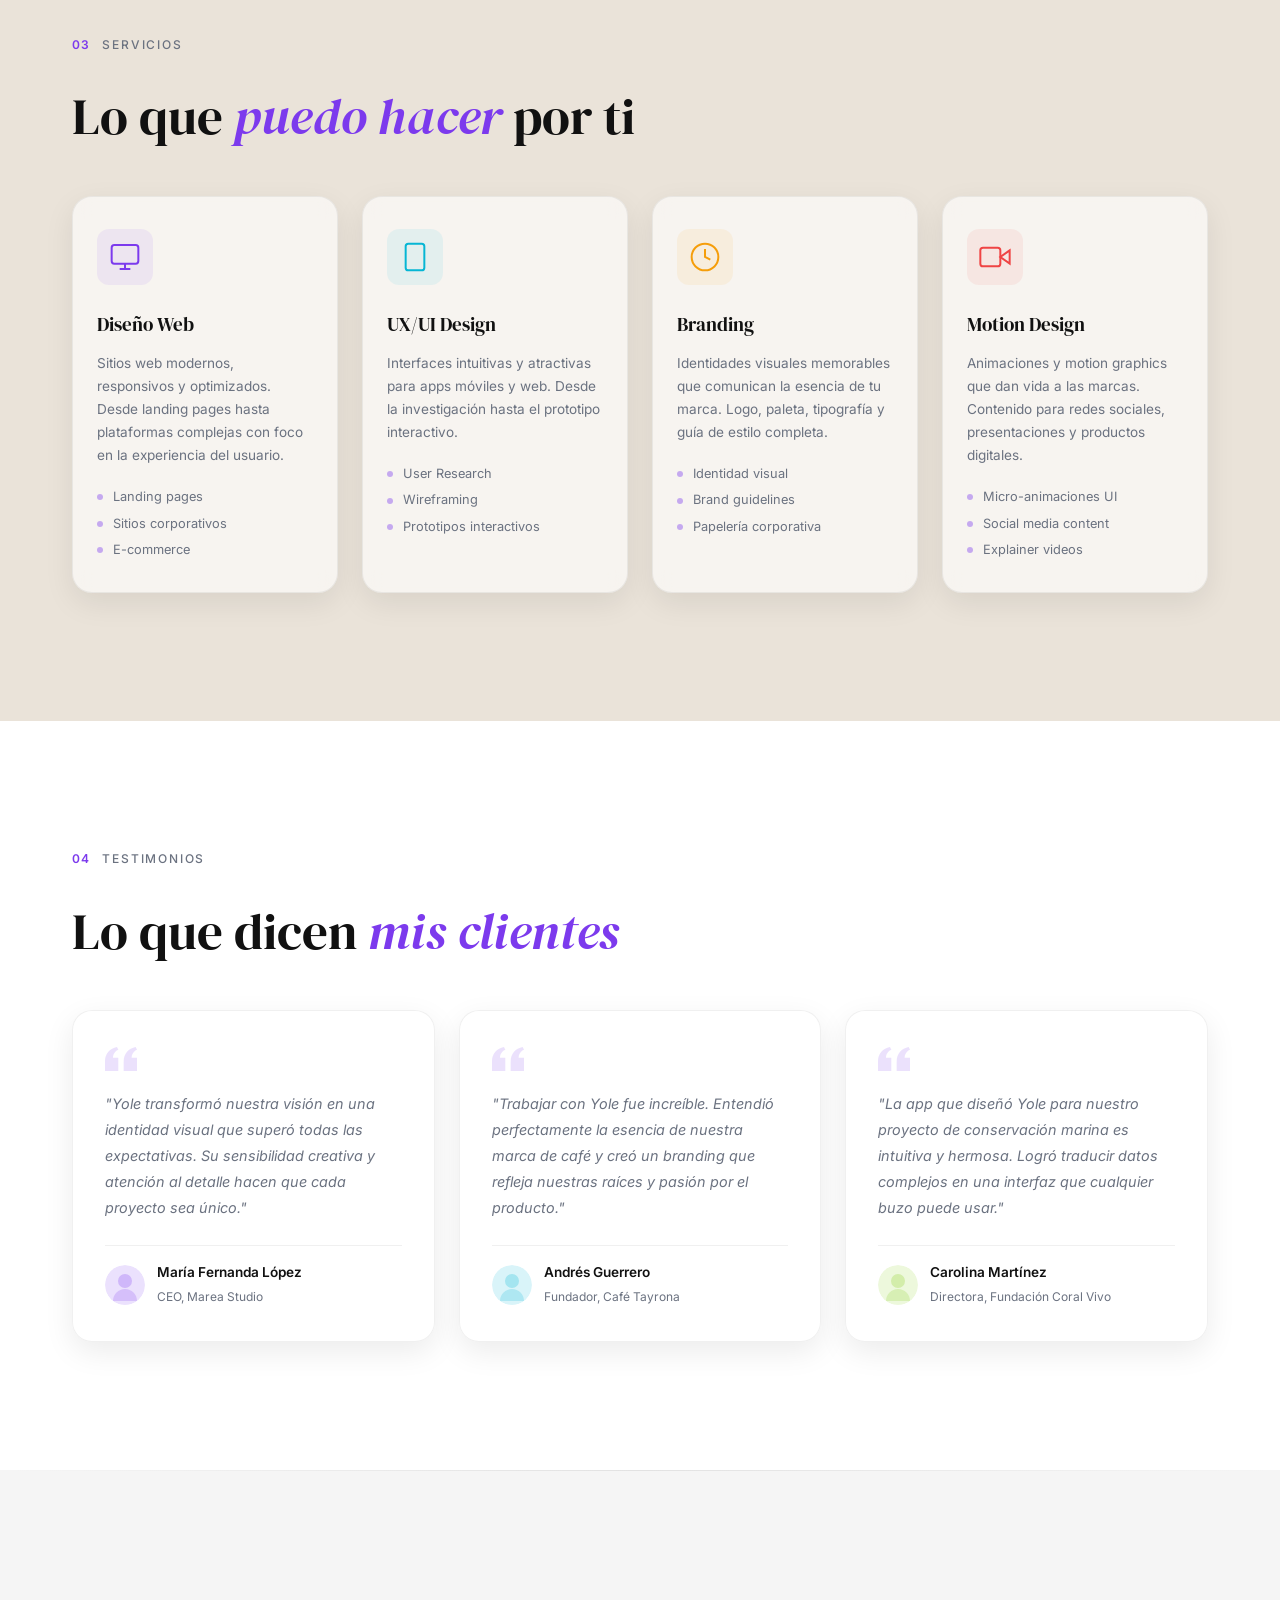
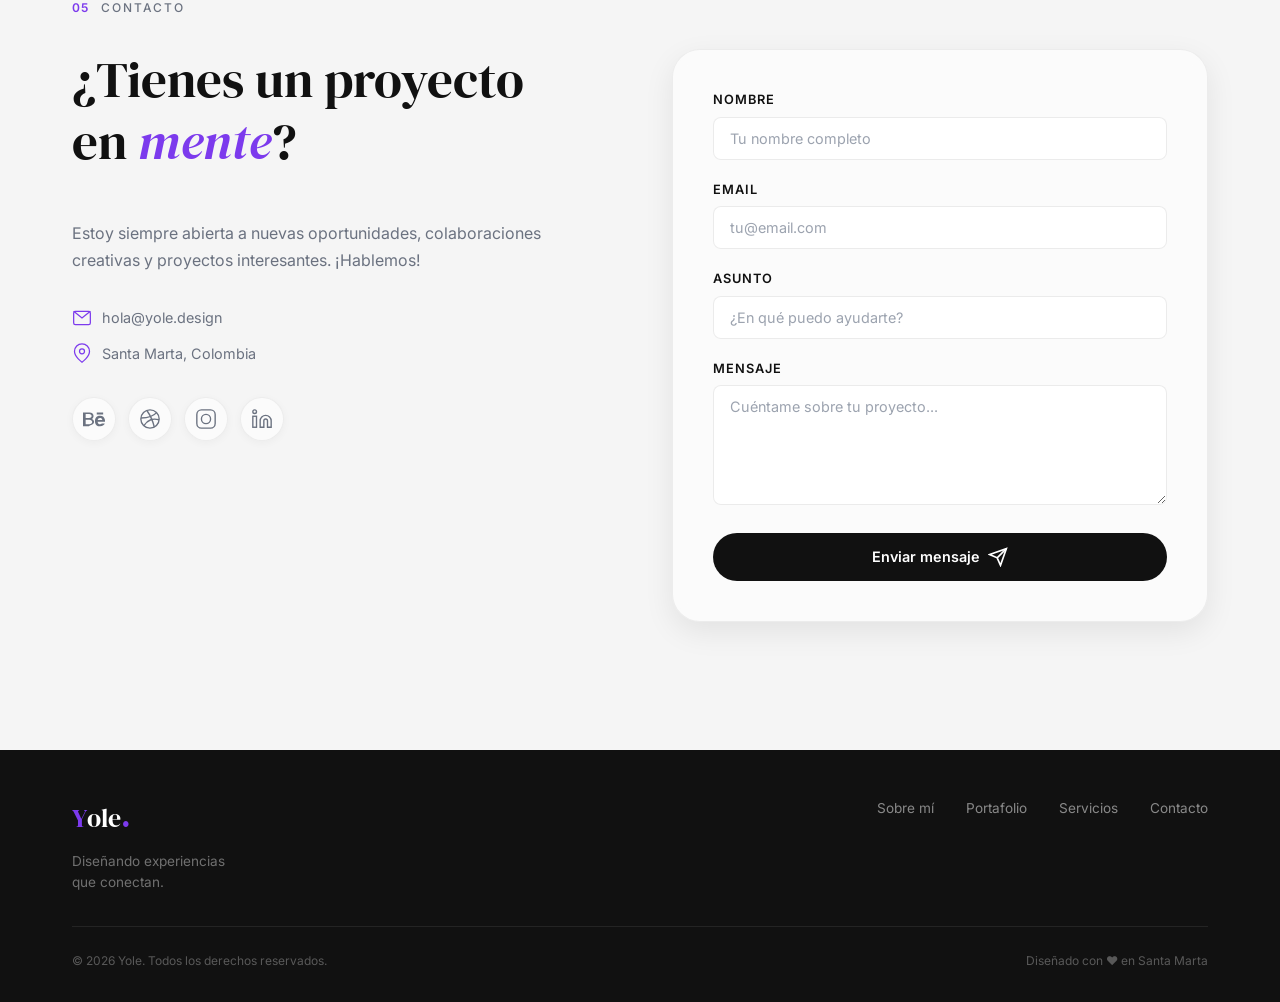
<file: portafolio 3/yole.index.html>
<!DOCTYPE html>
<html lang="es">

<head>
    <meta charset="UTF-8" />
    <meta name="viewport" content="width=device-width, initial-scale=1.0" />
    <title>Yole — Diseñadora Digital | Portafolio</title>
    <meta name="description"
        content="Portafolio de Yole, diseñadora digital especializada en UX/UI, branding, diseño web y productos digitales. Basada en Santa Marta, Colombia." />
    <meta name="keywords" content="diseño digital, UX/UI, branding, diseño web, portafolio, Santa Marta" />
    <meta name="author" content="Yole" />
    <meta property="og:title" content="Yole — Diseñadora Digital" />
    <meta property="og:description"
        content="Portafolio de diseño digital: UX/UI, branding, web y productos digitales." />
    <meta property="og:type" content="website" />

    <!-- Google Fonts -->
    <link rel="preconnect" href="https://fonts.googleapis.com" />
    <link rel="preconnect" href="https://fonts.gstatic.com" crossorigin />
    <link
        href="https://fonts.googleapis.com/css2?family=DM+Serif+Display:ital@0;1&family=Inter:wght@300;400;500;600;700&display=swap"
        rel="stylesheet" />

    <link rel="stylesheet" href="styles.css" />
</head>

<body>

    <!-- ===== NAVBAR ===== -->
    <nav class="navbar" id="navbar">
        <div class="nav-container">
            <a href="#hero" class="nav-logo">
                <span class="logo-y">Y</span><span class="logo-rest">ole</span><span class="logo-dot">.</span>
            </a>
            <ul class="nav-links" id="navLinks">
                <li><a href="#about" class="nav-link" data-section="about">Sobre mí</a></li>
                <li><a href="#portfolio" class="nav-link" data-section="portfolio">Portafolio</a></li>
                <li><a href="#services" class="nav-link" data-section="services">Servicios</a></li>
                <li><a href="#testimonials" class="nav-link" data-section="testimonials">Testimonios</a></li>
                <li><a href="#contact" class="nav-link nav-link--cta" data-section="contact">Contacto</a></li>
            </ul>
            <button class="nav-toggle" id="navToggle" aria-label="Abrir menú">
                <span></span><span></span><span></span>
            </button>
        </div>
    </nav>

    <!-- ===== HERO ===== -->
    <section class="hero" id="hero">
        <div class="hero-bg-shapes">
            <div class="hero-shape hero-shape--1"></div>
            <div class="hero-shape hero-shape--2"></div>
            <div class="hero-shape hero-shape--3"></div>
        </div>
        <div class="hero-content">
            <p class="hero-greeting reveal-up">Hola, soy Yole ✦</p>
            <h1 class="hero-title">
                <span class="hero-line reveal-up" style="--delay: 0.1s">Diseñadora</span>
                <span class="hero-line hero-line--accent reveal-up" style="--delay: 0.25s">Digital</span>
                <span class="hero-line reveal-up" style="--delay: 0.4s">& Creativa</span>
            </h1>
            <p class="hero-tagline reveal-up" style="--delay: 0.55s">Creo experiencias digitales que conectan marcas con
                personas.</p>
            <div class="hero-actions reveal-up" style="--delay: 0.7s">
                <a href="#portfolio" class="btn btn--primary">
                    <span>Ver proyectos</span>
                    <svg width="20" height="20" viewBox="0 0 24 24" fill="none" stroke="currentColor" stroke-width="2">
                        <path d="M7 17L17 7M17 7H7M17 7V17" />
                    </svg>
                </a>
                <a href="#contact" class="btn btn--ghost">Hablemos</a>
            </div>
        </div>
        <div class="hero-scroll-indicator reveal-up" style="--delay: 1s">
            <div class="scroll-line"></div>
            <span>Scroll</span>
        </div>
    </section>

    <!-- ===== ABOUT ===== -->
    <section class="about" id="about">
        <div class="container">
            <div class="section-label reveal-up">
                <span class="label-number">01</span>
                <span class="label-text">Sobre mí</span>
            </div>
            <div class="about-grid">
                <div class="about-visual reveal-up">
                    <div class="about-image-frame">
                        <div class="about-image-placeholder">
                            <!-- SVG avatar placeholder -->
                            <svg viewBox="0 0 400 500" fill="none" xmlns="http://www.w3.org/2000/svg">
                                <rect width="400" height="500" rx="20" fill="url(#aboutGrad)" />
                                <circle cx="200" cy="180" r="70" fill="rgba(255,255,255,0.2)" />
                                <path d="M120 380 C120 310, 280 310, 280 380" fill="rgba(255,255,255,0.15)" />
                                <circle cx="310" cy="80" r="30" fill="rgba(124,58,237,0.3)" />
                                <circle cx="90" cy="420" r="20" fill="rgba(6,182,212,0.3)" />
                                <defs>
                                    <linearGradient id="aboutGrad" x1="0" y1="0" x2="400" y2="500">
                                        <stop offset="0%" stop-color="#EAE3D9" />
                                        <stop offset="100%" stop-color="#CFB997" />
                                    </linearGradient>
                                </defs>
                            </svg>
                        </div>
                        <div class="about-image-badge">
                            <span class="badge-icon">🤿</span>
                            <span class="badge-text">Rescue Diver</span>
                        </div>
                    </div>
                </div>
                <div class="about-content">
                    <h2 class="about-title reveal-up">
                        Donde el mar se encuentra<br />con el <em>diseño digital</em>
                    </h2>
                    <div class="about-bio reveal-up">
                        <p>Soy Yole, una diseñadora digital en formación que vive en Santa Marta, una ciudad donde el
                            mar no es solo paisaje, sino parte de mi identidad. Estudio Diseño Digital en la
                            universidad, un camino que elegí porque desde pequeña descubrí que era creativa,
                            especialmente cuando el arte aparecía en el colegio como un espacio para experimentar,
                            dibujar y crear.</p>
                        <p>Me apasiona el diseño porque entiendo que no es solo estética, sino comunicación, estrategia
                            y experiencia. Disfruto pensar conceptos, desarrollar ideas y convertirlas en algo visual
                            que conecte con las personas.</p>
                        <p>Además del diseño, el mar ocupa un lugar fundamental en mi vida. Soy buzo certificada (Open
                            Water, Advanced y Rescue Diver), y el mundo submarino me ha enseñado disciplina, respeto por
                            la naturaleza y sensibilidad frente al entorno.</p>
                    </div>
                    <div class="about-skills reveal-up">
                        <h3 class="skills-title">Herramientas & Habilidades</h3>
                        <div class="skills-grid">
                            <div class="skill-chip">
                                <svg width="18" height="18" viewBox="0 0 24 24" fill="none" stroke="currentColor"
                                    stroke-width="2">
                                    <rect x="3" y="3" width="18" height="18" rx="2" />
                                    <path d="M9 3v18M3 9h18" />
                                </svg>
                                Figma
                            </div>
                            <div class="skill-chip">
                                <svg width="18" height="18" viewBox="0 0 24 24" fill="none" stroke="currentColor"
                                    stroke-width="2">
                                    <path d="M12 2L2 7l10 5 10-5-10-5zM2 17l10 5 10-5M2 12l10 5 10-5" />
                                </svg>
                                Adobe XD
                            </div>
                            <div class="skill-chip">
                                <svg width="18" height="18" viewBox="0 0 24 24" fill="none" stroke="currentColor"
                                    stroke-width="2">
                                    <circle cx="12" cy="12" r="10" />
                                    <path d="M8 14s1.5 2 4 2 4-2 4-2" />
                                    <line x1="9" y1="9" x2="9.01" y2="9" />
                                    <line x1="15" y1="9" x2="15.01" y2="9" />
                                </svg>
                                Illustrator
                            </div>
                            <div class="skill-chip">
                                <svg width="18" height="18" viewBox="0 0 24 24" fill="none" stroke="currentColor"
                                    stroke-width="2">
                                    <rect x="2" y="2" width="20" height="20" rx="5" />
                                    <path d="M16 11.37A4 4 0 1112.63 8 4 4 0 0116 11.37z" />
                                </svg>
                                Photoshop
                            </div>
                            <div class="skill-chip">
                                <svg width="18" height="18" viewBox="0 0 24 24" fill="none" stroke="currentColor"
                                    stroke-width="2">
                                    <polygon points="12 2 22 8.5 22 15.5 12 22 2 15.5 2 8.5 12 2" />
                                </svg>
                                After Effects
                            </div>
                            <div class="skill-chip">
                                <svg width="18" height="18" viewBox="0 0 24 24" fill="none" stroke="currentColor"
                                    stroke-width="2">
                                    <polyline points="16 18 22 12 16 6" />
                                    <polyline points="8 6 2 12 8 18" />
                                </svg>
                                HTML / CSS
                            </div>
                            <div class="skill-chip">
                                <svg width="18" height="18" viewBox="0 0 24 24" fill="none" stroke="currentColor"
                                    stroke-width="2">
                                    <path d="M2 3h6a4 4 0 014 4v14a3 3 0 00-3-3H2z" />
                                    <path d="M22 3h-6a4 4 0 00-4 4v14a3 3 0 013-3h7z" />
                                </svg>
                                UX Research
                            </div>
                            <div class="skill-chip">
                                <svg width="18" height="18" viewBox="0 0 24 24" fill="none" stroke="currentColor"
                                    stroke-width="2">
                                    <path
                                        d="M21 16V8a2 2 0 00-1-1.73l-7-4a2 2 0 00-2 0l-7 4A2 2 0 002 8v8a2 2 0 001 1.73l7 4a2 2 0 002 0l7-4A2 2 0 0022 16z" />
                                </svg>
                                Prototyping
                            </div>
                        </div>
                    </div>
                </div>
            </div>
        </div>
    </section>

    <!-- ===== PORTFOLIO ===== -->
    <section class="portfolio" id="portfolio">
        <div class="container">
            <div class="section-label reveal-up">
                <span class="label-number">02</span>
                <span class="label-text">Portafolio</span>
            </div>
            <div class="portfolio-header reveal-up">
                <h2 class="section-title">Proyectos <em>seleccionados</em></h2>
                <div class="portfolio-filters">
                    <button class="filter-btn active" data-filter="all">Todos</button>
                    <button class="filter-btn" data-filter="uxui">UX/UI</button>
                    <button class="filter-btn" data-filter="branding">Branding</button>
                    <button class="filter-btn" data-filter="motion">Motion</button>
                    <button class="filter-btn" data-filter="web">Web</button>
                </div>
            </div>
            <div class="portfolio-grid" id="portfolioGrid">

                <!-- Project 1 -->
                <article class="project-card reveal-up" data-category="uxui">
                    <div class="project-thumbnail">
                        <svg viewBox="0 0 600 450" fill="none" xmlns="http://www.w3.org/2000/svg" class="project-svg">
                            <rect width="600" height="450" fill="url(#p1)" />
                            <rect x="150" y="60" width="300" height="330" rx="30" fill="rgba(255,255,255,0.25)" />
                            <rect x="175" y="90" width="250" height="30" rx="8" fill="rgba(255,255,255,0.3)" />
                            <rect x="175" y="140" width="250" height="180" rx="12" fill="rgba(255,255,255,0.2)" />
                            <circle cx="300" cy="360" r="15" fill="rgba(255,255,255,0.3)" />
                            <defs>
                                <linearGradient id="p1" x1="0" y1="0" x2="600" y2="450">
                                    <stop offset="0%" stop-color="#7C3AED" />
                                    <stop offset="100%" stop-color="#06B6D4" />
                                </linearGradient>
                            </defs>
                        </svg>
                        <div class="project-overlay">
                            <a href="#" class="project-cta">
                                <span>Ver proyecto</span>
                                <svg width="20" height="20" viewBox="0 0 24 24" fill="none" stroke="currentColor"
                                    stroke-width="2">
                                    <path d="M7 17L17 7M17 7H7M17 7V17" />
                                </svg>
                            </a>
                        </div>
                    </div>
                    <div class="project-info">
                        <span class="project-category">UX/UI</span>
                        <h3 class="project-title">Coral App</h3>
                        <p class="project-desc">App de monitoreo de arrecifes para buzos y biólogos marinos</p>
                    </div>
                </article>

                <!-- Project 2 -->
                <article class="project-card reveal-up" data-category="branding" style="--delay: 0.1s">
                    <div class="project-thumbnail">
                        <svg viewBox="0 0 600 450" fill="none" xmlns="http://www.w3.org/2000/svg" class="project-svg">
                            <rect width="600" height="450" fill="url(#p2)" />
                            <rect x="180" y="130" width="240" height="190" rx="10" fill="rgba(255,255,255,0.2)"
                                transform="rotate(-5 300 225)" />
                            <rect x="200" y="150" width="200" height="120" rx="5" fill="rgba(255,255,255,0.15)"
                                transform="rotate(3 300 210)" />
                            <circle cx="300" cy="200" r="40" fill="rgba(255,255,255,0.25)" />
                            <defs>
                                <linearGradient id="p2" x1="0" y1="0" x2="600" y2="450">
                                    <stop offset="0%" stop-color="#111111" />
                                    <stop offset="100%" stop-color="#4a3a6b" />
                                </linearGradient>
                            </defs>
                        </svg>
                        <div class="project-overlay">
                            <a href="#" class="project-cta">
                                <span>Ver proyecto</span>
                                <svg width="20" height="20" viewBox="0 0 24 24" fill="none" stroke="currentColor"
                                    stroke-width="2">
                                    <path d="M7 17L17 7M17 7H7M17 7V17" />
                                </svg>
                            </a>
                        </div>
                    </div>
                    <div class="project-info">
                        <span class="project-category">Branding</span>
                        <h3 class="project-title">Marea Studio</h3>
                        <p class="project-desc">Identidad visual para estudio de diseño costero</p>
                    </div>
                </article>

                <!-- Project 3 -->
                <article class="project-card reveal-up" data-category="web" style="--delay: 0.2s">
                    <div class="project-thumbnail">
                        <svg viewBox="0 0 600 450" fill="none" xmlns="http://www.w3.org/2000/svg" class="project-svg">
                            <rect width="600" height="450" fill="url(#p3)" />
                            <rect x="80" y="70" width="440" height="310" rx="15" fill="rgba(255,255,255,0.15)" />
                            <rect x="80" y="70" width="440" height="40" rx="15" fill="rgba(255,255,255,0.1)" />
                            <circle cx="110" cy="90" r="6" fill="rgba(255,255,255,0.3)" />
                            <circle cx="130" cy="90" r="6" fill="rgba(255,255,255,0.3)" />
                            <circle cx="150" cy="90" r="6" fill="rgba(255,255,255,0.3)" />
                            <rect x="110" y="130" width="180" height="20" rx="5" fill="rgba(255,255,255,0.2)" />
                            <rect x="110" y="165" width="120" height="12" rx="3" fill="rgba(255,255,255,0.15)" />
                            <rect x="110" y="200" width="380" height="150" rx="10" fill="rgba(255,255,255,0.1)" />
                            <defs>
                                <linearGradient id="p3" x1="0" y1="0" x2="600" y2="450">
                                    <stop offset="0%" stop-color="#06B6D4" />
                                    <stop offset="100%" stop-color="#84CC16" />
                                </linearGradient>
                            </defs>
                        </svg>
                        <div class="project-overlay">
                            <a href="#" class="project-cta">
                                <span>Ver proyecto</span>
                                <svg width="20" height="20" viewBox="0 0 24 24" fill="none" stroke="currentColor"
                                    stroke-width="2">
                                    <path d="M7 17L17 7M17 7H7M17 7V17" />
                                </svg>
                            </a>
                        </div>
                    </div>
                    <div class="project-info">
                        <span class="project-category">Web</span>
                        <h3 class="project-title">EcoDive</h3>
                        <p class="project-desc">Landing page para escuela de buceo sostenible</p>
                    </div>
                </article>

                <!-- Project 4 -->
                <article class="project-card reveal-up" data-category="motion">
                    <div class="project-thumbnail">
                        <svg viewBox="0 0 600 450" fill="none" xmlns="http://www.w3.org/2000/svg" class="project-svg">
                            <rect width="600" height="450" fill="url(#p4)" />
                            <polygon points="250,130 250,320 400,225" fill="rgba(255,255,255,0.25)" />
                            <circle cx="300" cy="225" r="100" stroke="rgba(255,255,255,0.15)" stroke-width="3"
                                fill="none" />
                            <circle cx="300" cy="225" r="130" stroke="rgba(255,255,255,0.08)" stroke-width="2"
                                fill="none" />
                            <defs>
                                <linearGradient id="p4" x1="0" y1="0" x2="600" y2="450">
                                    <stop offset="0%" stop-color="#EF4444" />
                                    <stop offset="100%" stop-color="#7C3AED" />
                                </linearGradient>
                            </defs>
                        </svg>
                        <div class="project-overlay">
                            <a href="#" class="project-cta">
                                <span>Ver proyecto</span>
                                <svg width="20" height="20" viewBox="0 0 24 24" fill="none" stroke="currentColor"
                                    stroke-width="2">
                                    <path d="M7 17L17 7M17 7H7M17 7V17" />
                                </svg>
                            </a>
                        </div>
                    </div>
                    <div class="project-info">
                        <span class="project-category">Motion</span>
                        <h3 class="project-title">Flow Reel</h3>
                        <p class="project-desc">Motion graphics y animaciones para redes sociales</p>
                    </div>
                </article>

                <!-- Project 5 -->
                <article class="project-card reveal-up" data-category="uxui" style="--delay: 0.1s">
                    <div class="project-thumbnail">
                        <svg viewBox="0 0 600 450" fill="none" xmlns="http://www.w3.org/2000/svg" class="project-svg">
                            <rect width="600" height="450" fill="url(#p5)" />
                            <rect x="100" y="80" width="170" height="290" rx="20" fill="rgba(255,255,255,0.2)" />
                            <rect x="330" y="80" width="170" height="290" rx="20" fill="rgba(255,255,255,0.15)" />
                            <rect x="120" y="120" width="130" height="20" rx="5" fill="rgba(255,255,255,0.25)" />
                            <rect x="120" y="155" width="90" height="12" rx="3" fill="rgba(255,255,255,0.15)" />
                            <rect x="120" y="185" width="130" height="100" rx="10" fill="rgba(255,255,255,0.12)" />
                            <rect x="350" y="120" width="130" height="20" rx="5" fill="rgba(255,255,255,0.2)" />
                            <rect x="350" y="155" width="90" height="12" rx="3" fill="rgba(255,255,255,0.12)" />
                            <defs>
                                <linearGradient id="p5" x1="0" y1="0" x2="600" y2="450">
                                    <stop offset="0%" stop-color="#F59E0B" />
                                    <stop offset="100%" stop-color="#7C3AED" />
                                </linearGradient>
                            </defs>
                        </svg>
                        <div class="project-overlay">
                            <a href="#" class="project-cta">
                                <span>Ver proyecto</span>
                                <svg width="20" height="20" viewBox="0 0 24 24" fill="none" stroke="currentColor"
                                    stroke-width="2">
                                    <path d="M7 17L17 7M17 7H7M17 7V17" />
                                </svg>
                            </a>
                        </div>
                    </div>
                    <div class="project-info">
                        <span class="project-category">UX/UI</span>
                        <h3 class="project-title">Samario Market</h3>
                        <p class="project-desc">Marketplace de productos artesanales locales</p>
                    </div>
                </article>

                <!-- Project 6 -->
                <article class="project-card reveal-up" data-category="branding" style="--delay: 0.2s">
                    <div class="project-thumbnail">
                        <svg viewBox="0 0 600 450" fill="none" xmlns="http://www.w3.org/2000/svg" class="project-svg">
                            <rect width="600" height="450" fill="url(#p6)" />
                            <rect x="150" y="100" width="300" height="200" rx="8" fill="rgba(255,255,255,0.18)"
                                transform="rotate(-3 300 200)" />
                            <rect x="170" y="250" width="260" height="100" rx="5" fill="rgba(255,255,255,0.12)"
                                transform="rotate(2 300 300)" />
                            <circle cx="220" cy="180" r="30" fill="rgba(255,255,255,0.2)" />
                            <rect x="270" y="165" width="150" height="10" rx="3" fill="rgba(255,255,255,0.2)" />
                            <rect x="270" y="185" width="100" height="8" rx="2" fill="rgba(255,255,255,0.12)" />
                            <defs>
                                <linearGradient id="p6" x1="0" y1="0" x2="600" y2="450">
                                    <stop offset="0%" stop-color="#CFB997" />
                                    <stop offset="100%" stop-color="#8B6F47" />
                                </linearGradient>
                            </defs>
                        </svg>
                        <div class="project-overlay">
                            <a href="#" class="project-cta">
                                <span>Ver proyecto</span>
                                <svg width="20" height="20" viewBox="0 0 24 24" fill="none" stroke="currentColor"
                                    stroke-width="2">
                                    <path d="M7 17L17 7M17 7H7M17 7V17" />
                                </svg>
                            </a>
                        </div>
                    </div>
                    <div class="project-info">
                        <span class="project-category">Branding</span>
                        <h3 class="project-title">Café Tayrona</h3>
                        <p class="project-desc">Branding completo para marca de café de origen</p>
                    </div>
                </article>

            </div>
        </div>
    </section>

    <!-- ===== SERVICES ===== -->
    <section class="services" id="services">
        <div class="container">
            <div class="section-label reveal-up">
                <span class="label-number">03</span>
                <span class="label-text">Servicios</span>
            </div>
            <h2 class="section-title reveal-up">Lo que <em>puedo hacer</em> por ti</h2>
            <div class="services-grid">

                <div class="service-card reveal-up">
                    <div class="service-icon">
                        <svg width="32" height="32" viewBox="0 0 24 24" fill="none" stroke="currentColor"
                            stroke-width="1.5">
                            <rect x="2" y="3" width="20" height="14" rx="2" />
                            <path d="M8 21h8M12 17v4" />
                        </svg>
                    </div>
                    <h3 class="service-title">Diseño Web</h3>
                    <p class="service-desc">Sitios web modernos, responsivos y optimizados. Desde landing pages hasta
                        plataformas complejas con foco en la experiencia del usuario.</p>
                    <ul class="service-list">
                        <li>Landing pages</li>
                        <li>Sitios corporativos</li>
                        <li>E-commerce</li>
                    </ul>
                </div>

                <div class="service-card reveal-up" style="--delay: 0.1s">
                    <div class="service-icon service-icon--accent2">
                        <svg width="32" height="32" viewBox="0 0 24 24" fill="none" stroke="currentColor"
                            stroke-width="1.5">
                            <rect x="5" y="2" width="14" height="20" rx="2" />
                            <line x1="12" y1="18" x2="12.01" y2="18" />
                        </svg>
                    </div>
                    <h3 class="service-title">UX/UI Design</h3>
                    <p class="service-desc">Interfaces intuitivas y atractivas para apps móviles y web. Desde la
                        investigación hasta el prototipo interactivo.</p>
                    <ul class="service-list">
                        <li>User Research</li>
                        <li>Wireframing</li>
                        <li>Prototipos interactivos</li>
                    </ul>
                </div>

                <div class="service-card reveal-up" style="--delay: 0.2s">
                    <div class="service-icon service-icon--accent3">
                        <svg width="32" height="32" viewBox="0 0 24 24" fill="none" stroke="currentColor"
                            stroke-width="1.5">
                            <circle cx="12" cy="12" r="10" />
                            <path d="M12 6v6l4 2" />
                        </svg>
                    </div>
                    <h3 class="service-title">Branding</h3>
                    <p class="service-desc">Identidades visuales memorables que comunican la esencia de tu marca. Logo,
                        paleta, tipografía y guía de estilo completa.</p>
                    <ul class="service-list">
                        <li>Identidad visual</li>
                        <li>Brand guidelines</li>
                        <li>Papelería corporativa</li>
                    </ul>
                </div>

                <div class="service-card reveal-up" style="--delay: 0.3s">
                    <div class="service-icon service-icon--accent4">
                        <svg width="32" height="32" viewBox="0 0 24 24" fill="none" stroke="currentColor"
                            stroke-width="1.5">
                            <polygon points="23 7 16 12 23 17 23 7" />
                            <rect x="1" y="5" width="15" height="14" rx="2" />
                        </svg>
                    </div>
                    <h3 class="service-title">Motion Design</h3>
                    <p class="service-desc">Animaciones y motion graphics que dan vida a las marcas. Contenido para
                        redes sociales, presentaciones y productos digitales.</p>
                    <ul class="service-list">
                        <li>Micro-animaciones UI</li>
                        <li>Social media content</li>
                        <li>Explainer videos</li>
                    </ul>
                </div>

            </div>
        </div>
    </section>

    <!-- ===== TESTIMONIALS ===== -->
    <section class="testimonials" id="testimonials">
        <div class="container">
            <div class="section-label reveal-up">
                <span class="label-number">04</span>
                <span class="label-text">Testimonios</span>
            </div>
            <h2 class="section-title reveal-up">Lo que dicen <em>mis clientes</em></h2>
            <div class="testimonials-grid">

                <div class="testimonial-card reveal-up">
                    <div class="testimonial-quote">
                        <svg width="32" height="32" viewBox="0 0 24 24" fill="currentColor" opacity="0.15">
                            <path
                                d="M14.017 21v-7.391c0-5.704 3.731-9.57 8.983-10.609l.995 2.151c-2.432.917-3.995 3.638-3.995 5.849h4v10h-9.983zm-14.017 0v-7.391c0-5.704 3.748-9.57 9-10.609l.996 2.151c-2.433.917-3.996 3.638-3.996 5.849h3.983v10h-9.983z" />
                        </svg>
                    </div>
                    <p class="testimonial-text">"Yole transformó nuestra visión en una identidad visual que superó todas
                        las expectativas. Su sensibilidad creativa y atención al detalle hacen que cada proyecto sea
                        único."</p>
                    <div class="testimonial-author">
                        <div class="author-avatar">
                            <svg viewBox="0 0 40 40" fill="none">
                                <circle cx="20" cy="20" r="20" fill="#7C3AED" opacity="0.15" />
                                <circle cx="20" cy="16" r="7" fill="#7C3AED" opacity="0.25" />
                                <path d="M8 36c0-6.627 5.373-12 12-12s12 5.373 12 12" fill="#7C3AED" opacity="0.2" />
                            </svg>
                        </div>
                        <div class="author-info">
                            <span class="author-name">María Fernanda López</span>
                            <span class="author-role">CEO, Marea Studio</span>
                        </div>
                    </div>
                </div>

                <div class="testimonial-card reveal-up" style="--delay: 0.1s">
                    <div class="testimonial-quote">
                        <svg width="32" height="32" viewBox="0 0 24 24" fill="currentColor" opacity="0.15">
                            <path
                                d="M14.017 21v-7.391c0-5.704 3.731-9.57 8.983-10.609l.995 2.151c-2.432.917-3.995 3.638-3.995 5.849h4v10h-9.983zm-14.017 0v-7.391c0-5.704 3.748-9.57 9-10.609l.996 2.151c-2.433.917-3.996 3.638-3.996 5.849h3.983v10h-9.983z" />
                        </svg>
                    </div>
                    <p class="testimonial-text">"Trabajar con Yole fue increíble. Entendió perfectamente la esencia de
                        nuestra marca de café y creó un branding que refleja nuestras raíces y pasión por el producto."
                    </p>
                    <div class="testimonial-author">
                        <div class="author-avatar">
                            <svg viewBox="0 0 40 40" fill="none">
                                <circle cx="20" cy="20" r="20" fill="#06B6D4" opacity="0.15" />
                                <circle cx="20" cy="16" r="7" fill="#06B6D4" opacity="0.25" />
                                <path d="M8 36c0-6.627 5.373-12 12-12s12 5.373 12 12" fill="#06B6D4" opacity="0.2" />
                            </svg>
                        </div>
                        <div class="author-info">
                            <span class="author-name">Andrés Guerrero</span>
                            <span class="author-role">Fundador, Café Tayrona</span>
                        </div>
                    </div>
                </div>

                <div class="testimonial-card reveal-up" style="--delay: 0.2s">
                    <div class="testimonial-quote">
                        <svg width="32" height="32" viewBox="0 0 24 24" fill="currentColor" opacity="0.15">
                            <path
                                d="M14.017 21v-7.391c0-5.704 3.731-9.57 8.983-10.609l.995 2.151c-2.432.917-3.995 3.638-3.995 5.849h4v10h-9.983zm-14.017 0v-7.391c0-5.704 3.748-9.57 9-10.609l.996 2.151c-2.433.917-3.996 3.638-3.996 5.849h3.983v10h-9.983z" />
                        </svg>
                    </div>
                    <p class="testimonial-text">"La app que diseñó Yole para nuestro proyecto de conservación marina es
                        intuitiva y hermosa. Logró traducir datos complejos en una interfaz que cualquier buzo puede
                        usar."</p>
                    <div class="testimonial-author">
                        <div class="author-avatar">
                            <svg viewBox="0 0 40 40" fill="none">
                                <circle cx="20" cy="20" r="20" fill="#84CC16" opacity="0.15" />
                                <circle cx="20" cy="16" r="7" fill="#84CC16" opacity="0.25" />
                                <path d="M8 36c0-6.627 5.373-12 12-12s12 5.373 12 12" fill="#84CC16" opacity="0.2" />
                            </svg>
                        </div>
                        <div class="author-info">
                            <span class="author-name">Carolina Martínez</span>
                            <span class="author-role">Directora, Fundación Coral Vivo</span>
                        </div>
                    </div>
                </div>

            </div>
        </div>
    </section>

    <!-- ===== CONTACT ===== -->
    <section class="contact" id="contact">
        <div class="container">
            <div class="section-label reveal-up">
                <span class="label-number">05</span>
                <span class="label-text">Contacto</span>
            </div>
            <div class="contact-grid">
                <div class="contact-info reveal-up">
                    <h2 class="section-title">¿Tienes un proyecto<br />en <em>mente</em>?</h2>
                    <p class="contact-desc">Estoy siempre abierta a nuevas oportunidades, colaboraciones creativas y
                        proyectos interesantes. ¡Hablemos!</p>
                    <div class="contact-details">
                        <a href="mailto:hola@yole.design" class="contact-link">
                            <svg width="20" height="20" viewBox="0 0 24 24" fill="none" stroke="currentColor"
                                stroke-width="1.5">
                                <rect x="2" y="4" width="20" height="16" rx="2" />
                                <path d="M22 4l-10 8L2 4" />
                            </svg>
                            hola@yole.design
                        </a>
                        <a href="#" class="contact-link">
                            <svg width="20" height="20" viewBox="0 0 24 24" fill="none" stroke="currentColor"
                                stroke-width="1.5">
                                <path d="M21 10c0 7-9 13-9 13s-9-6-9-13a9 9 0 0118 0z" />
                                <circle cx="12" cy="10" r="3" />
                            </svg>
                            Santa Marta, Colombia
                        </a>
                    </div>
                    <div class="social-links">
                        <!-- Behance -->
                        <a href="#" class="social-link" aria-label="Behance">
                            <svg width="22" height="22" viewBox="0 0 24 24" fill="currentColor">
                                <path
                                    d="M22 7h-7V5h7v2zm1.726 10c-.442 1.297-2.029 3-5.101 3-3.074 0-5.564-1.729-5.564-5.675 0-3.91 2.325-5.92 5.466-5.92 3.082 0 4.964 1.782 5.375 4.426.078.506.109 1.188.095 2.14H15.97c.13 3.211 3.483 3.312 4.588 2.029h3.168zm-7.686-4h4.965c-.105-1.547-1.136-2.219-2.477-2.219-1.466 0-2.277.768-2.488 2.219zm-9.574 6.988H0V5.021h6.953c5.476.081 5.58 5.444 2.72 6.906 3.461 1.26 3.577 6.053-2.207 7.061zM2.914 11.01h3.7c3.752 0 3.631-4.463.143-4.463H2.914v4.463zm0 6.777h4.011c4.24 0 4.109-5.055-.143-5.055H2.914v5.055z" />
                            </svg>
                        </a>
                        <!-- Dribbble -->
                        <a href="#" class="social-link" aria-label="Dribbble">
                            <svg width="22" height="22" viewBox="0 0 24 24" fill="none" stroke="currentColor"
                                stroke-width="1.5">
                                <circle cx="12" cy="12" r="10" />
                                <path
                                    d="M8.56 2.75c4.37 6.03 6.02 9.42 8.03 17.72m2.54-15.38c-3.72 4.35-8.94 5.66-16.88 5.85m19.5 1.9c-3.5-.93-6.63-.82-8.94 0-2.58.92-5.01 2.86-7.44 6.32" />
                            </svg>
                        </a>
                        <!-- Instagram -->
                        <a href="#" class="social-link" aria-label="Instagram">
                            <svg width="22" height="22" viewBox="0 0 24 24" fill="none" stroke="currentColor"
                                stroke-width="1.5">
                                <rect x="2" y="2" width="20" height="20" rx="5" />
                                <circle cx="12" cy="12" r="5" />
                                <line x1="17.5" y1="6.5" x2="17.51" y2="6.5" />
                            </svg>
                        </a>
                        <!-- LinkedIn -->
                        <a href="#" class="social-link" aria-label="LinkedIn">
                            <svg width="22" height="22" viewBox="0 0 24 24" fill="none" stroke="currentColor"
                                stroke-width="1.5">
                                <path d="M16 8a6 6 0 016 6v7h-4v-7a2 2 0 00-2-2 2 2 0 00-2 2v7h-4v-7a6 6 0 016-6z" />
                                <rect x="2" y="9" width="4" height="12" />
                                <circle cx="4" cy="4" r="2" />
                            </svg>
                        </a>
                    </div>
                </div>
                <form class="contact-form reveal-up" id="contactForm" style="--delay: 0.15s">
                    <div class="form-group">
                        <label for="formName" class="form-label">Nombre</label>
                        <input type="text" id="formName" class="form-input" placeholder="Tu nombre completo" required />
                    </div>
                    <div class="form-group">
                        <label for="formEmail" class="form-label">Email</label>
                        <input type="email" id="formEmail" class="form-input" placeholder="tu@email.com" required />
                    </div>
                    <div class="form-group">
                        <label for="formSubject" class="form-label">Asunto</label>
                        <input type="text" id="formSubject" class="form-input" placeholder="¿En qué puedo ayudarte?" />
                    </div>
                    <div class="form-group">
                        <label for="formMessage" class="form-label">Mensaje</label>
                        <textarea id="formMessage" class="form-input form-textarea"
                            placeholder="Cuéntame sobre tu proyecto..." rows="5" required></textarea>
                    </div>
                    <button type="submit" class="btn btn--primary btn--full">
                        <span>Enviar mensaje</span>
                        <svg width="20" height="20" viewBox="0 0 24 24" fill="none" stroke="currentColor"
                            stroke-width="2">
                            <line x1="22" y1="2" x2="11" y2="13" />
                            <polygon points="22 2 15 22 11 13 2 9 22 2" />
                        </svg>
                    </button>
                </form>
            </div>
        </div>
    </section>

    <!-- ===== FOOTER ===== -->
    <footer class="footer">
        <div class="container">
            <div class="footer-content">
                <div class="footer-brand">
                    <a href="#hero" class="nav-logo">
                        <span class="logo-y">Y</span><span class="logo-rest">ole</span><span class="logo-dot">.</span>
                    </a>
                    <p class="footer-tagline">Diseñando experiencias<br />que conectan.</p>
                </div>
                <div class="footer-nav">
                    <a href="#about">Sobre mí</a>
                    <a href="#portfolio">Portafolio</a>
                    <a href="#services">Servicios</a>
                    <a href="#contact">Contacto</a>
                </div>
            </div>
            <div class="footer-bottom">
                <p>&copy; 2026 Yole. Todos los derechos reservados.</p>
                <p>Diseñado con ♥ en Santa Marta</p>
            </div>
        </div>
    </footer>

    <script src="script.js"></script>
</body>

</html>
</file>
<file: portafolio 3/styles.css>
/* ============================================================
   YOLE — Portfolio CSS
   Premium light-mode design with deep beige base
   ============================================================ */

/* ── CSS Custom Properties (Design Tokens) ── */
:root {
  /* Colors — Base */
  --bg-primary: #FFFFFF;
  --bg-secondary: #F5F5F5;
  --bg-beige: #EAE3D9;
  --bg-beige-deep: #CFB997;

  /* Colors — Text */
  --text-primary: #111111;
  --text-secondary: #6B7280;
  --text-light: #9CA3AF;

  /* Colors — Accents */
  --accent-violet: #7C3AED;
  --accent-violet-light: rgba(124, 58, 237, 0.08);
  --accent-violet-medium: rgba(124, 58, 237, 0.15);
  --accent-cyan: #06B6D4;
  --accent-lime: #84CC16;

  /* Glassmorphism */
  --glass-bg: rgba(255, 255, 255, 0.6);
  --glass-blur: blur(10px);
  --glass-border: 1px solid rgba(0, 0, 0, 0.06);
  --glass-shadow: 0 10px 30px rgba(0, 0, 0, 0.08);

  /* Shadows */
  --shadow-sm: 0 2px 8px rgba(0, 0, 0, 0.04);
  --shadow-md: 0 8px 24px rgba(0, 0, 0, 0.06);
  --shadow-lg: 0 20px 50px rgba(0, 0, 0, 0.1);
  --shadow-xl: 0 30px 80px rgba(0, 0, 0, 0.12);

  /* Typography */
  --font-serif: 'DM Serif Display', Georgia, serif;
  --font-sans: 'Inter', -apple-system, BlinkMacSystemFont, 'Segoe UI', sans-serif;

  /* Spacing */
  --section-padding: clamp(4rem, 10vw, 8rem);
  --container-max: 1200px;
  --container-padding: clamp(1.25rem, 4vw, 2rem);

  /* Transitions */
  --ease-out-expo: cubic-bezier(0.16, 1, 0.3, 1);
  --ease-out-quint: cubic-bezier(0.22, 1, 0.36, 1);
  --transition-fast: 250ms var(--ease-out-expo);
  --transition-medium: 500ms var(--ease-out-expo);
  --transition-slow: 800ms var(--ease-out-expo);

  /* Border Radius */
  --radius-sm: 8px;
  --radius-md: 12px;
  --radius-lg: 20px;
  --radius-xl: 28px;
}

/* ── Reset & Base ── */
*,
*::before,
*::after {
  margin: 0;
  padding: 0;
  box-sizing: border-box;
}

html {
  scroll-behavior: smooth;
  -webkit-font-smoothing: antialiased;
  -moz-osx-font-smoothing: grayscale;
  font-size: 16px;
}

body {
  font-family: var(--font-sans);
  color: var(--text-primary);
  background-color: var(--bg-primary);
  line-height: 1.6;
  overflow-x: hidden;
}

img,
svg {
  display: block;
  max-width: 100%;
}

a {
  text-decoration: none;
  color: inherit;
}

ul,
ol {
  list-style: none;
}

button {
  cursor: pointer;
  border: none;
  background: none;
  font-family: inherit;
}

input,
textarea {
  font-family: inherit;
}

/* ── Utilities ── */
.container {
  max-width: var(--container-max);
  margin: 0 auto;
  padding: 0 var(--container-padding);
}

/* ── Reveal Animation ── */
.reveal-up {
  opacity: 0;
  transform: translateY(40px);
  transition: opacity 0.8s var(--ease-out-expo),
    transform 0.8s var(--ease-out-expo);
  transition-delay: var(--delay, 0s);
}

.reveal-up.is-visible {
  opacity: 1;
  transform: translateY(0);
}

/* ── Section Label ── */
.section-label {
  display: flex;
  align-items: center;
  gap: 12px;
  margin-bottom: 2rem;
}

.label-number {
  font-family: var(--font-sans);
  font-size: 0.75rem;
  font-weight: 600;
  color: var(--accent-violet);
  letter-spacing: 0.1em;
}

.label-text {
  font-family: var(--font-sans);
  font-size: 0.75rem;
  font-weight: 500;
  color: var(--text-secondary);
  text-transform: uppercase;
  letter-spacing: 0.15em;
}

.section-title {
  font-family: var(--font-serif);
  font-size: clamp(2rem, 5vw, 3.2rem);
  font-weight: 400;
  line-height: 1.2;
  color: var(--text-primary);
  margin-bottom: 3rem;
}

.section-title em {
  font-family: var(--font-serif);
  font-style: italic;
  color: var(--accent-violet);
}

/* ============================================================
   NAVBAR
   ============================================================ */
.navbar {
  position: fixed;
  top: 0;
  left: 0;
  width: 100%;
  z-index: 1000;
  padding: 1rem 0;
  transition: all var(--transition-medium);
}

.navbar.is-scrolled {
  background: rgba(255, 255, 255, 0.85);
  backdrop-filter: blur(20px);
  -webkit-backdrop-filter: blur(20px);
  border-bottom: 1px solid rgba(0, 0, 0, 0.05);
  padding: 0.7rem 0;
}

.nav-container {
  max-width: var(--container-max);
  margin: 0 auto;
  padding: 0 var(--container-padding);
  display: flex;
  align-items: center;
  justify-content: space-between;
}

.nav-logo {
  font-family: var(--font-serif);
  font-size: 1.6rem;
  display: flex;
  align-items: baseline;
  transition: transform var(--transition-fast);
}

.nav-logo:hover {
  transform: scale(1.05);
}

.logo-y {
  color: var(--accent-violet);
  font-weight: 400;
}

.logo-rest {
  color: var(--text-primary);
}

.logo-dot {
  color: var(--accent-violet);
  font-size: 2rem;
  line-height: 0;
}

.nav-links {
  display: flex;
  align-items: center;
  gap: 2rem;
}

.nav-link {
  font-size: 0.875rem;
  font-weight: 500;
  color: var(--text-secondary);
  position: relative;
  padding: 4px 0;
  transition: color var(--transition-fast);
}

.nav-link::after {
  content: '';
  position: absolute;
  bottom: -2px;
  left: 0;
  width: 0;
  height: 2px;
  background: var(--accent-violet);
  border-radius: 1px;
  transition: width var(--transition-fast);
}

.nav-link:hover,
.nav-link.active {
  color: var(--text-primary);
}

.nav-link:hover::after,
.nav-link.active::after {
  width: 100%;
}

.nav-link--cta {
  background: var(--text-primary);
  color: var(--bg-primary) !important;
  padding: 8px 20px !important;
  border-radius: 100px;
  font-weight: 500;
  transition: all var(--transition-fast);
}

.nav-link--cta::after {
  display: none;
}

.nav-link--cta:hover {
  background: var(--accent-violet);
  transform: translateY(-2px);
  box-shadow: 0 4px 15px rgba(124, 58, 237, 0.3);
}

/* Mobile Toggle */
.nav-toggle {
  display: none;
  flex-direction: column;
  gap: 5px;
  width: 28px;
  padding: 4px 0;
  z-index: 1001;
}

.nav-toggle span {
  display: block;
  width: 100%;
  height: 2px;
  background: var(--text-primary);
  border-radius: 2px;
  transition: all var(--transition-fast);
  transform-origin: center;
}

.nav-toggle.is-active span:nth-child(1) {
  transform: translateY(7px) rotate(45deg);
}

.nav-toggle.is-active span:nth-child(2) {
  opacity: 0;
  transform: scaleX(0);
}

.nav-toggle.is-active span:nth-child(3) {
  transform: translateY(-7px) rotate(-45deg);
}

/* ============================================================
   HERO
   ============================================================ */
.hero {
  min-height: 100vh;
  display: flex;
  flex-direction: column;
  justify-content: center;
  align-items: center;
  text-align: center;
  position: relative;
  overflow: hidden;
  padding: 6rem var(--container-padding) 4rem;
  background: var(--bg-primary);
}

.hero-bg-shapes {
  position: absolute;
  top: 0;
  left: 0;
  width: 100%;
  height: 100%;
  pointer-events: none;
  overflow: hidden;
  z-index: 0;
  clip-path: inset(0);
}

.hero-shape {
  position: absolute;
  border-radius: 50%;
  filter: blur(80px);
  opacity: 0.4;
}

.hero-shape--1 {
  width: 500px;
  height: 500px;
  background: var(--bg-beige-deep);
  top: -10%;
  right: -10%;
  animation: float 20s ease-in-out infinite;
}

.hero-shape--2 {
  width: 350px;
  height: 350px;
  background: var(--accent-violet);
  bottom: -5%;
  left: -5%;
  opacity: 0.15;
  animation: float 25s ease-in-out infinite reverse;
}

.hero-shape--3 {
  width: 250px;
  height: 250px;
  background: var(--accent-cyan);
  top: 30%;
  left: 60%;
  opacity: 0.12;
  animation: float 18s ease-in-out infinite 3s;
}

@keyframes float {

  0%,
  100% {
    transform: translate(0, 0) scale(1);
  }

  25% {
    transform: translate(30px, -40px) scale(1.05);
  }

  50% {
    transform: translate(-20px, 20px) scale(0.95);
  }

  75% {
    transform: translate(15px, 30px) scale(1.02);
  }
}

.hero-content {
  position: relative;
  z-index: 2;
  max-width: 800px;
}

.hero-greeting {
  font-size: 0.9rem;
  font-weight: 500;
  color: var(--accent-violet);
  letter-spacing: 0.15em;
  text-transform: uppercase;
  margin-bottom: 1.5rem;
}

.hero-title {
  font-family: var(--font-serif);
  font-size: clamp(3rem, 10vw, 6.5rem);
  font-weight: 400;
  line-height: 1.05;
  margin-bottom: 1.5rem;
}

.hero-line {
  display: block;
}

.hero-line--accent {
  color: var(--accent-violet);
  font-style: italic;
}

.hero-tagline {
  font-size: clamp(1rem, 2.5vw, 1.25rem);
  color: var(--text-secondary);
  font-weight: 400;
  max-width: 500px;
  margin: 0 auto 2.5rem;
  line-height: 1.7;
}

.hero-actions {
  display: flex;
  gap: 1rem;
  justify-content: center;
  flex-wrap: wrap;
}

/* Buttons */
.btn {
  display: inline-flex;
  align-items: center;
  gap: 8px;
  padding: 14px 32px;
  border-radius: 100px;
  font-size: 0.9rem;
  font-weight: 600;
  transition: all var(--transition-fast);
  position: relative;
  overflow: hidden;
}

.btn--primary {
  background: var(--text-primary);
  color: var(--bg-primary);
}

.btn--primary:hover {
  background: var(--accent-violet);
  transform: translateY(-3px);
  box-shadow: 0 10px 30px rgba(124, 58, 237, 0.3);
}

.btn--ghost {
  background: transparent;
  color: var(--text-primary);
  border: 1.5px solid rgba(0, 0, 0, 0.15);
}

.btn--ghost:hover {
  border-color: var(--accent-violet);
  color: var(--accent-violet);
  transform: translateY(-3px);
}

.btn--full {
  width: 100%;
  justify-content: center;
}

/* Scroll Indicator */
.hero-scroll-indicator {
  position: absolute;
  bottom: 2rem;
  left: 50%;
  transform: translateX(-50%);
  display: flex;
  flex-direction: column;
  align-items: center;
  gap: 8px;
  z-index: 2;
}

.hero-scroll-indicator span {
  font-size: 0.7rem;
  font-weight: 500;
  letter-spacing: 0.15em;
  text-transform: uppercase;
  color: var(--text-light);
}

.scroll-line {
  width: 1px;
  height: 40px;
  background: linear-gradient(to bottom, var(--accent-violet), transparent);
  animation: scrollPulse 2s ease-in-out infinite;
}

@keyframes scrollPulse {

  0%,
  100% {
    opacity: 0.3;
    transform: scaleY(0.6);
  }

  50% {
    opacity: 1;
    transform: scaleY(1);
  }
}

/* ============================================================
   ABOUT
   ============================================================ */
.about {
  padding: var(--section-padding) 0;
  background: var(--bg-secondary);
  position: relative;
  z-index: 1;
}

.about::before {
  content: '';
  position: absolute;
  top: 0;
  left: 0;
  width: 100%;
  height: 1px;
  background: linear-gradient(to right, transparent, rgba(0, 0, 0, 0.08), transparent);
}

.about-grid {
  display: grid;
  grid-template-columns: 1fr 1.3fr;
  gap: 4rem;
  align-items: start;
}

.about-image-frame {
  position: relative;
  border-radius: var(--radius-xl);
  overflow: hidden;
}

.about-image-placeholder {
  border-radius: var(--radius-xl);
  overflow: hidden;
  aspect-ratio: 4/5;
}

.about-image-placeholder svg {
  width: 100%;
  height: 100%;
  object-fit: cover;
}

.about-image-badge {
  position: absolute;
  bottom: 1.5rem;
  left: 1.5rem;
  background: rgba(255, 255, 255, 0.85);
  backdrop-filter: blur(10px);
  -webkit-backdrop-filter: blur(10px);
  padding: 10px 18px;
  border-radius: 100px;
  display: flex;
  align-items: center;
  gap: 8px;
  font-size: 0.8rem;
  font-weight: 600;
  color: var(--text-primary);
  box-shadow: var(--shadow-md);
}

.badge-icon {
  font-size: 1.1rem;
}

.about-title {
  font-family: var(--font-serif);
  font-size: clamp(1.8rem, 4vw, 2.5rem);
  font-weight: 400;
  line-height: 1.25;
  margin-bottom: 1.5rem;
}

.about-title em {
  font-family: var(--font-serif);
  font-style: italic;
  color: var(--accent-violet);
}

.about-bio p {
  color: var(--text-secondary);
  font-size: 0.95rem;
  line-height: 1.8;
  margin-bottom: 1rem;
}

.about-bio p:last-child {
  margin-bottom: 0;
}

.about-skills {
  margin-top: 2.5rem;
}

.skills-title {
  font-family: var(--font-sans);
  font-size: 0.8rem;
  font-weight: 600;
  text-transform: uppercase;
  letter-spacing: 0.12em;
  color: var(--text-primary);
  margin-bottom: 1rem;
}

.skills-grid {
  display: flex;
  flex-wrap: wrap;
  gap: 10px;
}

.skill-chip {
  display: inline-flex;
  align-items: center;
  gap: 6px;
  padding: 8px 16px;
  background: var(--glass-bg);
  backdrop-filter: var(--glass-blur);
  -webkit-backdrop-filter: var(--glass-blur);
  border: var(--glass-border);
  border-radius: 100px;
  font-size: 0.8rem;
  font-weight: 500;
  color: var(--text-primary);
  transition: all var(--transition-fast);
  box-shadow: var(--shadow-sm);
}

.skill-chip svg {
  width: 16px;
  height: 16px;
  color: var(--accent-violet);
  flex-shrink: 0;
}

.skill-chip:hover {
  background: var(--accent-violet-light);
  border-color: rgba(124, 58, 237, 0.15);
  transform: translateY(-2px);
  box-shadow: var(--shadow-md);
}

/* ============================================================
   PORTFOLIO
   ============================================================ */
.portfolio {
  padding: var(--section-padding) 0;
  background: var(--bg-primary);
  position: relative;
  z-index: 1;
}

.portfolio-header {
  display: flex;
  justify-content: space-between;
  align-items: flex-end;
  flex-wrap: wrap;
  gap: 1.5rem;
  margin-bottom: 3rem;
}

.portfolio-header .section-title {
  margin-bottom: 0;
}

.portfolio-filters {
  display: flex;
  gap: 6px;
  flex-wrap: wrap;
}

.filter-btn {
  padding: 8px 18px;
  border-radius: 100px;
  font-size: 0.8rem;
  font-weight: 500;
  color: var(--text-secondary);
  background: transparent;
  border: 1.5px solid transparent;
  transition: all var(--transition-fast);
}

.filter-btn:hover {
  color: var(--text-primary);
  background: var(--bg-secondary);
}

.filter-btn.active {
  color: var(--bg-primary);
  background: var(--text-primary);
  border-color: var(--text-primary);
}

/* Portfolio Grid */
.portfolio-grid {
  display: grid;
  grid-template-columns: repeat(3, 1fr);
  gap: 1.5rem;
}

.project-card {
  border-radius: var(--radius-lg);
  overflow: hidden;
  background: var(--glass-bg);
  backdrop-filter: var(--glass-blur);
  -webkit-backdrop-filter: var(--glass-blur);
  border: var(--glass-border);
  box-shadow: var(--shadow-sm);
  transition: all var(--transition-medium);
}

.project-card:hover {
  transform: translateY(-8px);
  box-shadow: var(--shadow-xl);
}

.project-card.is-hidden {
  display: none;
}

.project-card.is-filtering {
  animation: filterIn 0.5s var(--ease-out-expo) forwards;
}

@keyframes filterIn {
  from {
    opacity: 0;
    transform: scale(0.9) translateY(20px);
  }

  to {
    opacity: 1;
    transform: scale(1) translateY(0);
  }
}

.project-thumbnail {
  position: relative;
  overflow: hidden;
  aspect-ratio: 4/3;
}

.project-svg {
  width: 100%;
  height: 100%;
  object-fit: cover;
  transition: transform var(--transition-slow);
}

.project-card:hover .project-svg {
  transform: scale(1.08);
}

.project-overlay {
  position: absolute;
  inset: 0;
  background: rgba(17, 17, 17, 0.6);
  display: flex;
  align-items: center;
  justify-content: center;
  opacity: 0;
  transition: opacity var(--transition-medium);
}

.project-card:hover .project-overlay {
  opacity: 1;
}

.project-cta {
  display: inline-flex;
  align-items: center;
  gap: 8px;
  padding: 12px 24px;
  background: var(--bg-primary);
  color: var(--text-primary);
  border-radius: 100px;
  font-size: 0.85rem;
  font-weight: 600;
  transform: translateY(15px);
  transition: all var(--transition-medium);
}

.project-card:hover .project-cta {
  transform: translateY(0);
}

.project-cta:hover {
  background: var(--accent-violet);
  color: white;
}

.project-info {
  padding: 1.25rem 1.5rem 1.5rem;
}

.project-category {
  display: inline-block;
  font-size: 0.7rem;
  font-weight: 600;
  text-transform: uppercase;
  letter-spacing: 0.1em;
  color: var(--accent-violet);
  margin-bottom: 6px;
}

.project-title {
  font-family: var(--font-serif);
  font-size: 1.2rem;
  font-weight: 400;
  margin-bottom: 4px;
}

.project-desc {
  font-size: 0.8rem;
  color: var(--text-secondary);
  line-height: 1.5;
}

/* ============================================================
   SERVICES
   ============================================================ */
.services {
  padding: var(--section-padding) 0;
  background: var(--bg-beige);
  position: relative;
  z-index: 1;
}

.services-grid {
  display: grid;
  grid-template-columns: repeat(4, 1fr);
  gap: 1.5rem;
}

.service-card {
  padding: 2rem 1.5rem;
  background: var(--glass-bg);
  backdrop-filter: var(--glass-blur);
  -webkit-backdrop-filter: var(--glass-blur);
  border: var(--glass-border);
  border-radius: var(--radius-lg);
  box-shadow: var(--glass-shadow);
  transition: all var(--transition-medium);
  position: relative;
  overflow: hidden;
}

.service-card::before {
  content: '';
  position: absolute;
  top: 0;
  left: 0;
  width: 100%;
  height: 3px;
  background: linear-gradient(90deg, var(--accent-violet), var(--accent-cyan));
  opacity: 0;
  transition: opacity var(--transition-fast);
}

.service-card:hover {
  transform: translateY(-6px);
  box-shadow: var(--shadow-lg);
}

.service-card:hover::before {
  opacity: 1;
}

.service-icon {
  width: 56px;
  height: 56px;
  border-radius: var(--radius-md);
  background: var(--accent-violet-light);
  display: flex;
  align-items: center;
  justify-content: center;
  margin-bottom: 1.5rem;
  color: var(--accent-violet);
  transition: all var(--transition-fast);
}

.service-icon--accent2 {
  background: rgba(6, 182, 212, 0.08);
  color: var(--accent-cyan);
}

.service-icon--accent3 {
  background: rgba(245, 158, 11, 0.08);
  color: #F59E0B;
}

.service-icon--accent4 {
  background: rgba(239, 68, 68, 0.08);
  color: #EF4444;
}

.service-card:hover .service-icon {
  transform: scale(1.1);
}

.service-title {
  font-family: var(--font-serif);
  font-size: 1.2rem;
  font-weight: 400;
  margin-bottom: 0.75rem;
}

.service-desc {
  font-size: 0.85rem;
  color: var(--text-secondary);
  line-height: 1.7;
  margin-bottom: 1.25rem;
}

.service-list {
  display: flex;
  flex-direction: column;
  gap: 6px;
}

.service-list li {
  font-size: 0.8rem;
  color: var(--text-secondary);
  padding-left: 16px;
  position: relative;
}

.service-list li::before {
  content: '';
  position: absolute;
  left: 0;
  top: 50%;
  transform: translateY(-50%);
  width: 6px;
  height: 6px;
  border-radius: 50%;
  background: var(--accent-violet);
  opacity: 0.4;
}

/* ============================================================
   TESTIMONIALS
   ============================================================ */
.testimonials {
  padding: var(--section-padding) 0;
  background: var(--bg-primary);
  position: relative;
  z-index: 1;
}

.testimonials-grid {
  display: grid;
  grid-template-columns: repeat(3, 1fr);
  gap: 1.5rem;
}

.testimonial-card {
  padding: 2rem;
  background: var(--glass-bg);
  backdrop-filter: var(--glass-blur);
  -webkit-backdrop-filter: var(--glass-blur);
  border: var(--glass-border);
  border-radius: var(--radius-lg);
  box-shadow: var(--glass-shadow);
  transition: all var(--transition-medium);
  display: flex;
  flex-direction: column;
}

.testimonial-card:hover {
  transform: translateY(-5px);
  box-shadow: var(--shadow-lg);
}

.testimonial-quote {
  margin-bottom: 1rem;
  color: var(--accent-violet);
}

.testimonial-text {
  font-size: 0.9rem;
  line-height: 1.8;
  color: var(--text-secondary);
  font-style: italic;
  flex: 1;
  margin-bottom: 1.5rem;
}

.testimonial-author {
  display: flex;
  align-items: center;
  gap: 12px;
  padding-top: 1rem;
  border-top: 1px solid rgba(0, 0, 0, 0.06);
}

.author-avatar {
  width: 40px;
  height: 40px;
  border-radius: 50%;
  overflow: hidden;
  flex-shrink: 0;
}

.author-avatar svg {
  width: 100%;
  height: 100%;
}

.author-name {
  display: block;
  font-size: 0.85rem;
  font-weight: 600;
  color: var(--text-primary);
}

.author-role {
  font-size: 0.75rem;
  color: var(--text-secondary);
}

/* ============================================================
   CONTACT
   ============================================================ */
.contact {
  padding: var(--section-padding) 0;
  background: var(--bg-secondary);
  position: relative;
  z-index: 1;
}

.contact::before {
  content: '';
  position: absolute;
  top: 0;
  left: 0;
  width: 100%;
  height: 1px;
  background: linear-gradient(to right, transparent, rgba(0, 0, 0, 0.08), transparent);
}

.contact-grid {
  display: grid;
  grid-template-columns: 1fr 1fr;
  gap: 4rem;
  align-items: start;
}

.contact-desc {
  font-size: 1rem;
  color: var(--text-secondary);
  line-height: 1.7;
  margin-bottom: 2rem;
}

.contact-details {
  display: flex;
  flex-direction: column;
  gap: 12px;
  margin-bottom: 2rem;
}

.contact-link {
  display: inline-flex;
  align-items: center;
  gap: 10px;
  font-size: 0.9rem;
  color: var(--text-secondary);
  transition: color var(--transition-fast);
}

.contact-link svg {
  color: var(--accent-violet);
  flex-shrink: 0;
}

.contact-link:hover {
  color: var(--accent-violet);
}

.social-links {
  display: flex;
  gap: 12px;
}

.social-link {
  width: 44px;
  height: 44px;
  border-radius: 50%;
  display: flex;
  align-items: center;
  justify-content: center;
  background: var(--glass-bg);
  backdrop-filter: var(--glass-blur);
  -webkit-backdrop-filter: var(--glass-blur);
  border: var(--glass-border);
  color: var(--text-secondary);
  transition: all var(--transition-fast);
  box-shadow: var(--shadow-sm);
}

.social-link:hover {
  background: var(--accent-violet);
  color: white;
  transform: translateY(-3px);
  box-shadow: 0 8px 20px rgba(124, 58, 237, 0.3);
  border-color: var(--accent-violet);
}

/* Contact Form */
.contact-form {
  display: flex;
  flex-direction: column;
  gap: 1.25rem;
  padding: 2.5rem;
  background: var(--glass-bg);
  backdrop-filter: var(--glass-blur);
  -webkit-backdrop-filter: var(--glass-blur);
  border: var(--glass-border);
  border-radius: var(--radius-xl);
  box-shadow: var(--glass-shadow);
}

.form-label {
  display: block;
  font-size: 0.8rem;
  font-weight: 600;
  color: var(--text-primary);
  margin-bottom: 6px;
  text-transform: uppercase;
  letter-spacing: 0.08em;
}

.form-input {
  width: 100%;
  padding: 12px 16px;
  background: var(--bg-primary);
  border: 1.5px solid rgba(0, 0, 0, 0.08);
  border-radius: var(--radius-sm);
  font-size: 0.9rem;
  color: var(--text-primary);
  transition: all var(--transition-fast);
  outline: none;
}

.form-input::placeholder {
  color: var(--text-light);
}

.form-input:focus {
  border-color: var(--accent-violet);
  box-shadow: 0 0 0 3px rgba(124, 58, 237, 0.08);
}

.form-textarea {
  resize: vertical;
  min-height: 120px;
}

/* ============================================================
   FOOTER
   ============================================================ */
.footer {
  padding: 3rem 0 2rem;
  background: var(--text-primary);
  color: rgba(255, 255, 255, 0.6);
}

.footer-content {
  display: flex;
  justify-content: space-between;
  align-items: flex-start;
  padding-bottom: 2rem;
  border-bottom: 1px solid rgba(255, 255, 255, 0.08);
  margin-bottom: 1.5rem;
}

.footer .nav-logo .logo-y,
.footer .nav-logo .logo-dot {
  color: var(--accent-violet);
}

.footer .nav-logo .logo-rest {
  color: white;
}

.footer-tagline {
  font-size: 0.85rem;
  margin-top: 0.75rem;
  line-height: 1.6;
  color: rgba(255, 255, 255, 0.4);
}

.footer-nav {
  display: flex;
  gap: 2rem;
}

.footer-nav a {
  font-size: 0.85rem;
  color: rgba(255, 255, 255, 0.5);
  transition: color var(--transition-fast);
}

.footer-nav a:hover {
  color: white;
}

.footer-bottom {
  display: flex;
  justify-content: space-between;
  font-size: 0.75rem;
  color: rgba(255, 255, 255, 0.3);
}

/* ============================================================
   RESPONSIVE
   ============================================================ */

/* Tablet */
@media (max-width: 1024px) {
  .services-grid {
    grid-template-columns: repeat(2, 1fr);
  }

  .portfolio-grid {
    grid-template-columns: repeat(2, 1fr);
  }

  .about-grid {
    grid-template-columns: 1fr 1.2fr;
    gap: 2.5rem;
  }
}

/* Mobile */
@media (max-width: 768px) {
  .nav-links {
    position: fixed;
    top: 0;
    right: -100%;
    width: 80%;
    max-width: 350px;
    height: 100vh;
    background: var(--bg-primary);
    flex-direction: column;
    align-items: flex-start;
    padding: 6rem 2rem 2rem;
    gap: 1.5rem;
    box-shadow: -10px 0 40px rgba(0, 0, 0, 0.1);
    transition: right var(--transition-medium);
    z-index: 999;
  }

  .nav-links.is-open {
    right: 0;
  }

  .nav-toggle {
    display: flex;
  }

  .nav-link {
    font-size: 1.1rem;
  }

  .nav-link--cta {
    margin-top: 1rem;
  }

  /* Hero */
  .hero-title {
    font-size: clamp(2.5rem, 12vw, 4rem);
  }

  .hero-scroll-indicator {
    display: none;
  }

  /* About */
  .about-grid {
    grid-template-columns: 1fr;
    gap: 2rem;
  }

  .about-visual {
    max-width: 320px;
    margin: 0 auto;
  }

  /* Portfolio */
  .portfolio-header {
    flex-direction: column;
    align-items: flex-start;
  }

  .portfolio-grid {
    grid-template-columns: 1fr;
    gap: 1.25rem;
  }

  /* Services */
  .services-grid {
    grid-template-columns: 1fr;
    gap: 1rem;
  }

  /* Testimonials */
  .testimonials-grid {
    grid-template-columns: 1fr;
    gap: 1rem;
  }

  /* Contact */
  .contact-grid {
    grid-template-columns: 1fr;
    gap: 2.5rem;
  }

  .contact-form {
    padding: 1.5rem;
  }

  /* Footer */
  .footer-content {
    flex-direction: column;
    gap: 1.5rem;
  }

  .footer-nav {
    flex-wrap: wrap;
    gap: 1rem 1.5rem;
  }

  .footer-bottom {
    flex-direction: column;
    gap: 4px;
    text-align: center;
  }
}

/* Small Mobile */
@media (max-width: 480px) {
  .hero-title {
    font-size: 2.5rem;
  }

  .hero-actions {
    flex-direction: column;
    width: 100%;
  }

  .btn {
    justify-content: center;
  }

  .filter-btn {
    padding: 6px 14px;
    font-size: 0.75rem;
  }

  .skills-grid {
    gap: 6px;
  }

  .skill-chip {
    padding: 6px 12px;
    font-size: 0.75rem;
  }
}

/* ── Mobile Nav Overlay ── */
.nav-overlay {
  position: fixed;
  inset: 0;
  background: rgba(0, 0, 0, 0.3);
  z-index: 998;
  opacity: 0;
  pointer-events: none;
  transition: opacity var(--transition-medium);
}

.nav-overlay.is-visible {
  opacity: 1;
  pointer-events: all;
}
</file>
